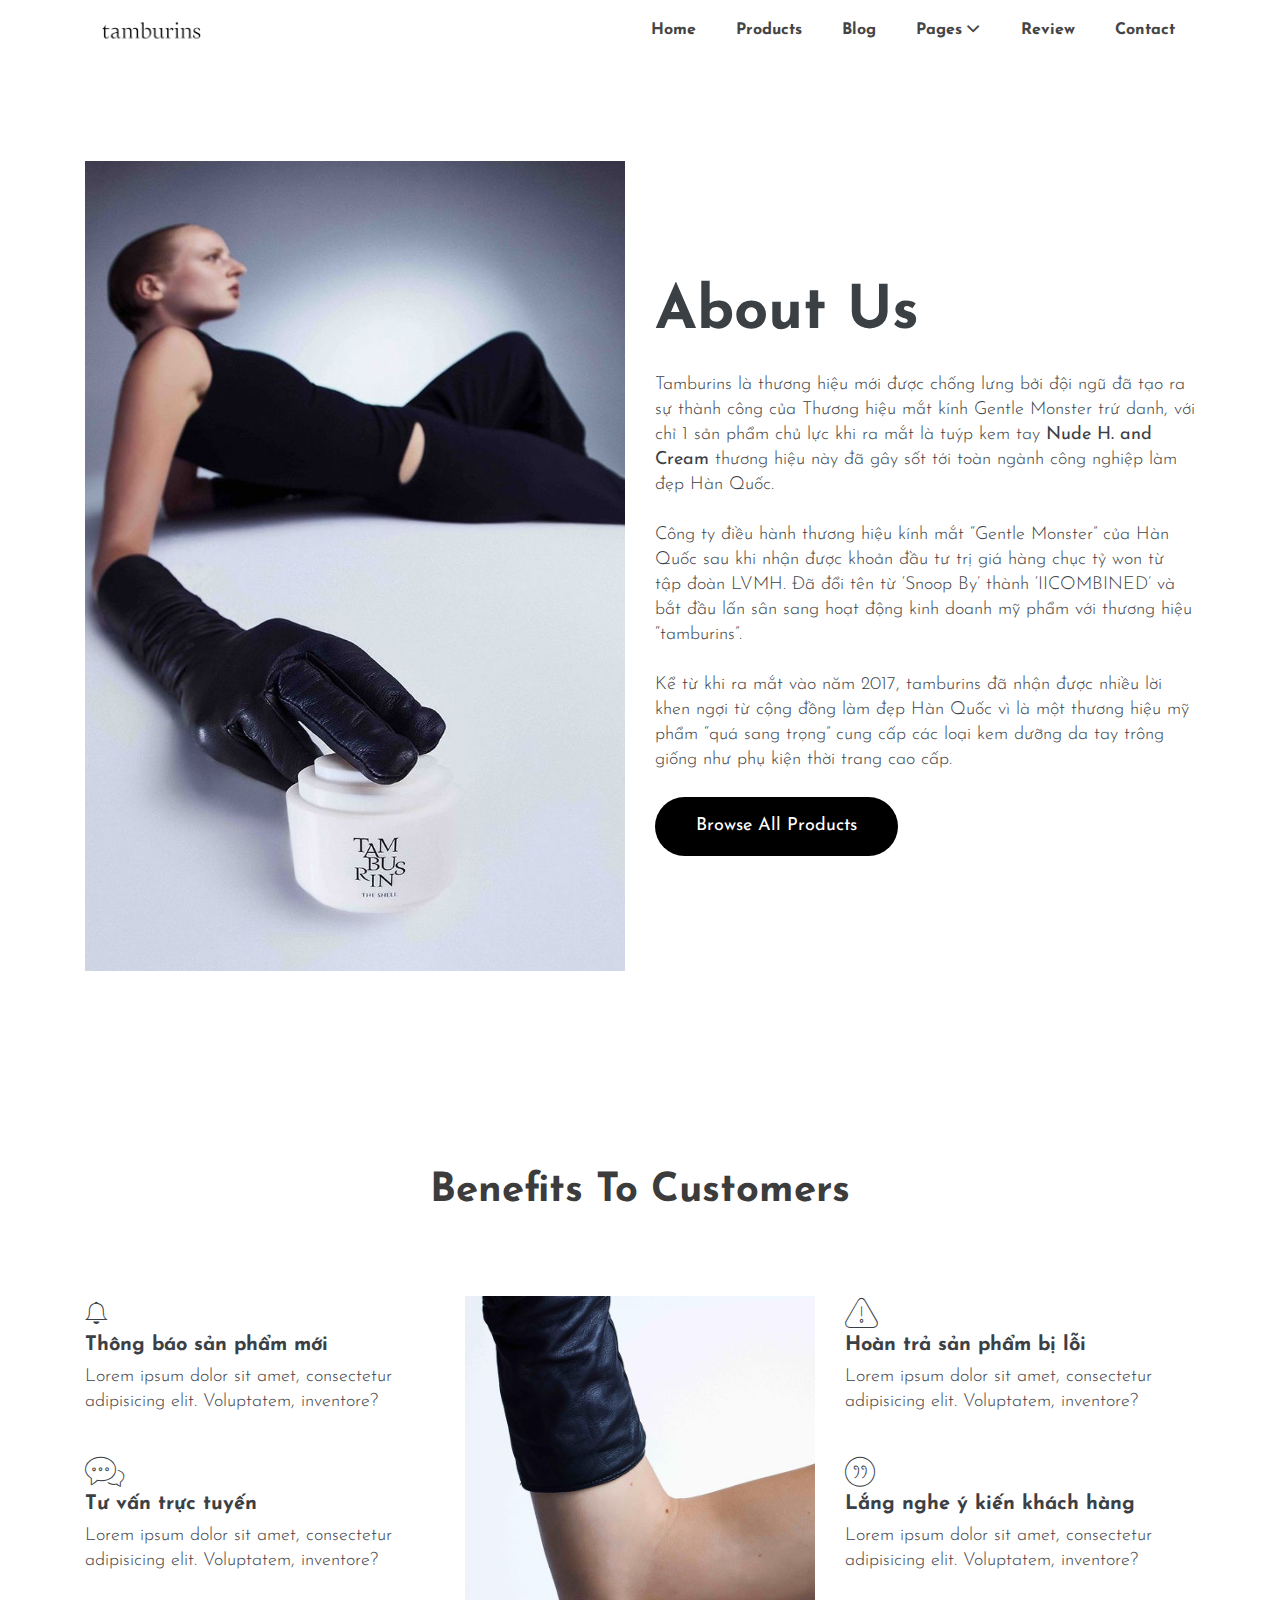
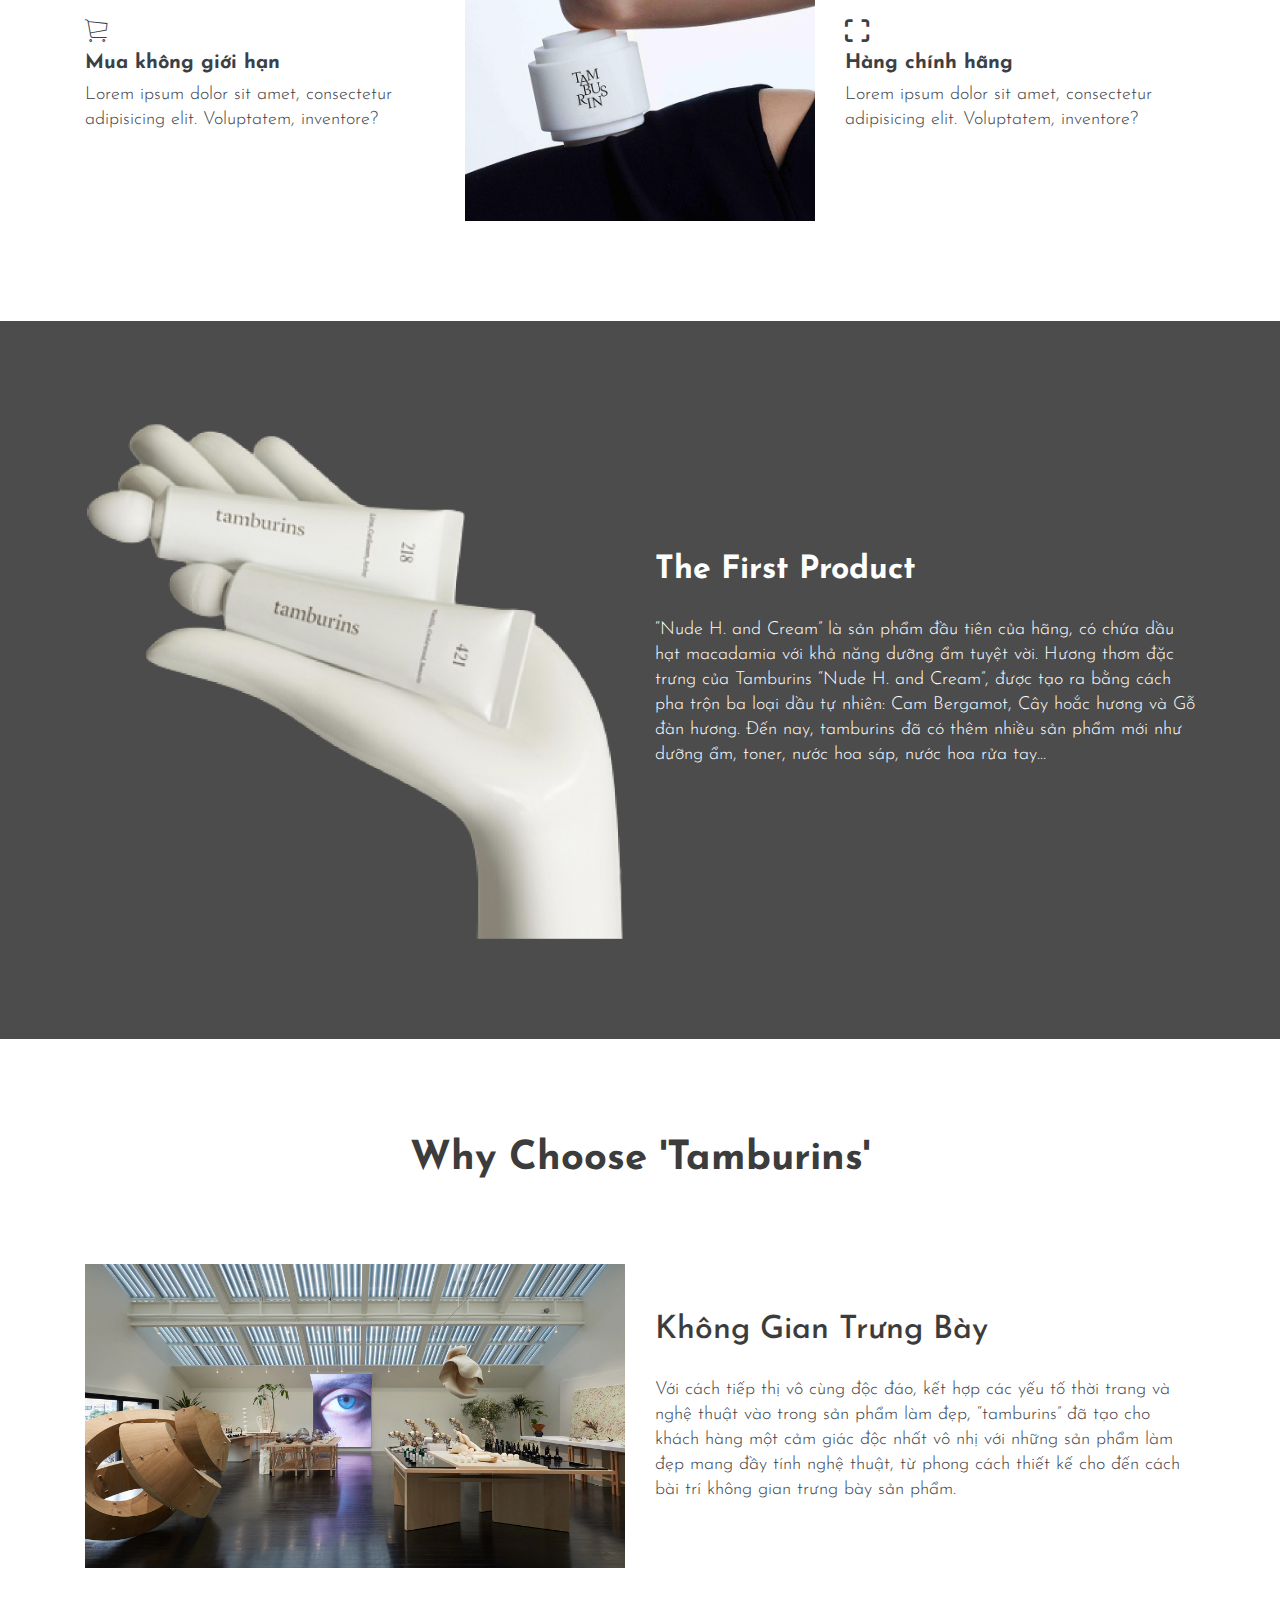
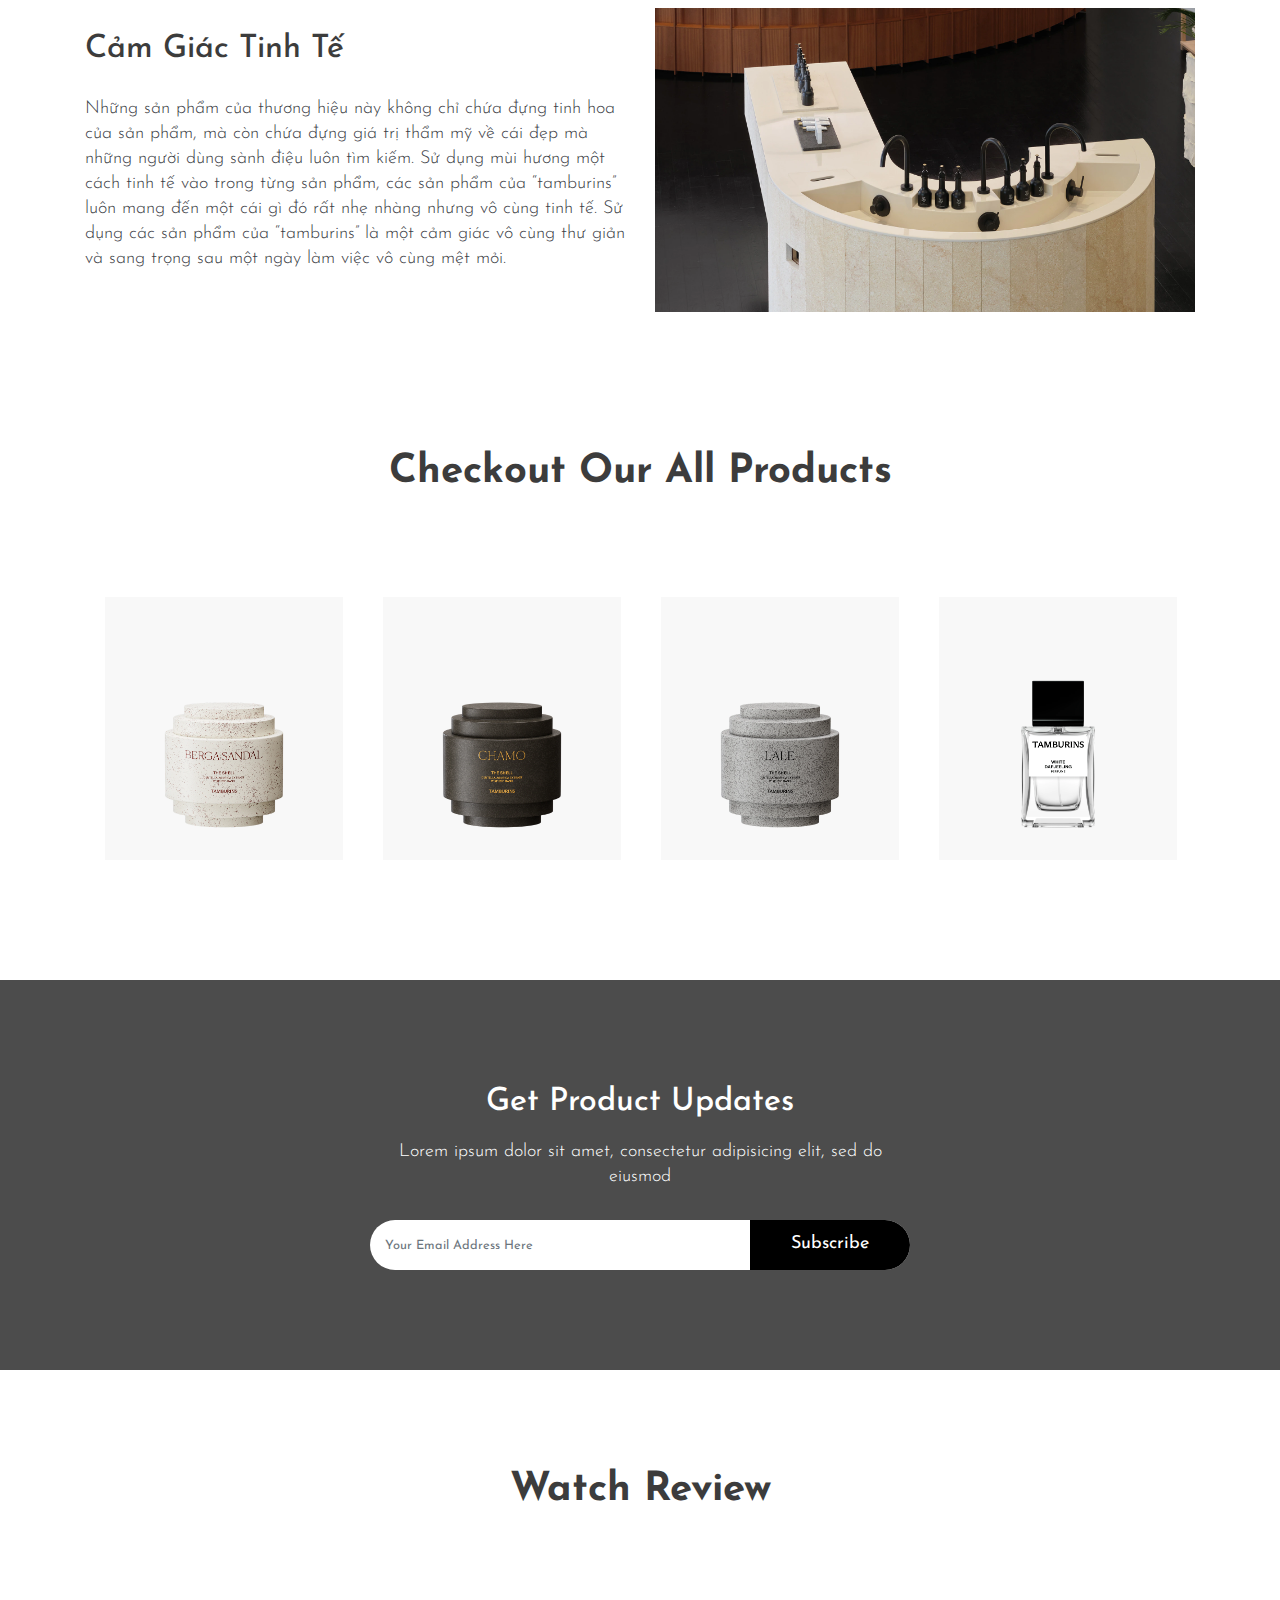
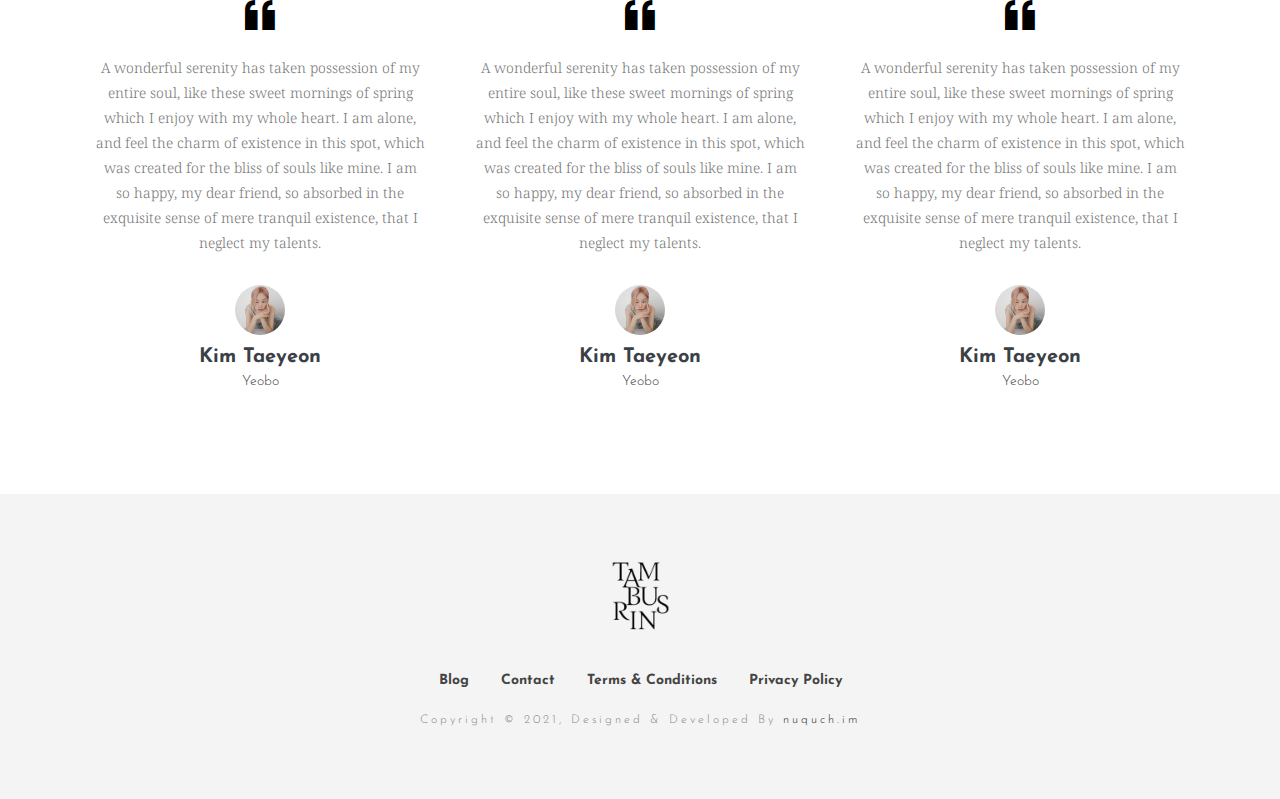
<file: theme/index.html>
<!DOCTYPE html>


<html lang="en">
<head>

  <!-- ** Basic Page Needs ** -->
  <meta charset="utf-8">
  <title>tamburins - Hương thơm gần gũi và sang trọng.</title>

  <!-- ** Mobile Specific Metas ** -->
  <meta http-equiv="X-UA-Compatible" content="IE=edge">
  <meta name="description" content="Vex HTML Template">
  <meta name="viewport" content="width=device-width, initial-scale=1.0, maximum-scale=5.0">
  <meta name="author" content="Themefisher">
  <meta name="generator" content="Themefisher Vex HTML Template v1.0">
  
  <!-- theme meta -->
  <meta name="theme-name" content="vex" />
  
  <!-- ** Plugins Needed for the Project ** -->
  <link rel="stylesheet" href="https://fonts.googleapis.com/css?family=Droid&#43;Serif:400%7cJosefin&#43;Sans:300,400,600,700 ">
  <link rel="stylesheet" href="plugins/bootstrap/bootstrap.min.css ">
  <link rel="stylesheet" href="plugins/themefisher-font/themefisher-font.min.css ">
  <link rel="stylesheet" href="plugins/slick/slick.min.css ">
  
  <!-- Stylesheets -->
  <link href="css/style.css" rel="stylesheet">
  
  <!--Favicon-->
  <link rel="icon" href="images/favicon.png" type="image/x-icon">

</head><body id="body">
  
<!-- preloader start -->
<div class="preloader"></div>
<!-- preloader end -->

  
<header class="navigation sticky-top bg-white">
  <div class="container">
    <nav class="navbar navbar-expand-lg navbar-light">
      <a class="navbar-brand" href="index.html"> <img src="images/logo.png" alt="Vex" width="100px">
      </a>
      <button class="navbar-toggler p-0 border-0" type="button" data-toggle="collapse" data-target="#navigation"
        aria-controls="navigation" aria-expanded="false" aria-label="Toggle navigation">
        <span class="navbar-toggler-icon"></span>
      </button>

      <div class="collapse navbar-collapse text-center" id="navigation">
        <ul class="navbar-nav ml-auto mr-n0 mr-md-n3">

          <li class="nav-item">
            <a class="nav-link" href="index.html">Home</a>
          </li>

          <li class="nav-item">
            <a class="nav-link" href="products.html">Products</a>
          </li>

          <li class="nav-item">
            <a class="nav-link" href="blog.html">Blog</a>
          </li>

          <li class="nav-item dropdown">
            <a class="nav-link dropdown-toggle" href="#!" id="dropdown03" data-toggle="dropdown" aria-haspopup="true" aria-expanded="false">Pages <i class="tf-ion-chevron-down"></i></a>
            <ul class="dropdown-menu" aria-labelledby="dropdown03">
              <li><a class="dropdown-item" href="blog-details.html">Blog Details</a></li>
              <li><a class="dropdown-item" href="product-details.html">Product Details</a></li>
              <li><a class="dropdown-item" href="privacy-policy.html">Privacy Policy</a></li>
              <li><a class="dropdown-item" href="terms-conditions.html">Terms Conditions</a></li>
              
              <li class="dropdown dropdown-submenu dropright">
                <a class="dropdown-item dropdown-toggle" href="#!" id="dropdown0301" role="button" data-toggle="dropdown" aria-haspopup="true" aria-expanded="false">Sub Menu 01</a>
      
                <ul class="dropdown-menu" aria-labelledby="dropdown0301">
                  <li><a class="dropdown-item" href="index.html">Submenu 11</a></li>
                  <li><a class="dropdown-item" href="index.html">Submenu 12</a></li>
                </ul>
              </li>
              
              <li class="dropdown dropdown-submenu dropleft">
                <a class="dropdown-item dropdown-toggle" href="#!" id="dropdown0301" role="button" data-toggle="dropdown" aria-haspopup="true" aria-expanded="false">Sub Menu 02</a>
      
                <ul class="dropdown-menu" aria-labelledby="dropdown0301">
                  <li><a class="dropdown-item" href="index.html">Submenu 21</a></li>
                  <li><a class="dropdown-item" href="index.html">Submenu 22</a></li>
                </ul>
              </li>
            </ul>
          </li>

          <li class="nav-item">
            <a class="nav-link" href="index.html#testimonial">Review</a>
          </li>

          <li class="nav-item">
            <a class="nav-link" href="contact.html">Contact</a>
          </li>

        </ul>

      </div>
    </nav>
  </div>
</header>

<section class="section">
	<div class="container">
		<div class="row">
			<div class="col-md-6 text-center mb-5 mb-md-0">
				<img class="img-fluid" src="images/index.jpg" alt="">
			</div>
			<div class="col-md-6 align-self-center text-center text-md-left">
				<div class="block">
					<h1 class="font-weight-bold mb-4 font-size-60">About Us</h1>
					<p class="mb-4">Tamburins là thương hiệu mới được chống lưng bởi đội ngũ đã tạo ra sự thành công của Thương hiệu mắt kính Gentle Monster trứ danh, với chỉ 1 sản phẩm chủ lực khi ra mắt là tuýp kem tay <b>Nude H. and Cream</b> thương hiệu này đã gây sốt tới toàn ngành công nghiệp làm đẹp Hàn Quốc. <br><br>Công ty điều hành thương hiệu kính mắt “Gentle Monster” của Hàn Quốc sau khi nhận được khoản đầu tư trị giá hàng chục tỷ won từ tập đoàn LVMH. Đã đổi tên từ ‘Snoop By’ thành ‘IICOMBINED’ và bắt đầu lấn sân sang hoạt động kinh doanh mỹ phẩm với thương hiệu “tamburins”.<br><br>
					Kể từ khi ra mắt vào năm 2017, tamburins đã nhận được nhiều lời khen ngợi từ cộng đồng làm đẹp Hàn Quốc vì là một thương hiệu mỹ phẩm “quá sang trọng” cung cấp các loại kem dưỡng da tay trông giống như phụ kiện thời trang cao cấp.
					</p>
					
					<a href="products" class="btn btn-main">Browse All Products</a>
					
				</div>
			</div>
		</div>
	</div>
</section>

<section class="section" id="features">
  <div class="container">
    <div class="row">
      <div class="col-12">
        <div class="heading">
          <h2>Benefits to customers</h2>
        </div>
      </div>
      <div class="col-md-4">
        
        <div class="mb-40 text-center text-md-left">
          <i class="d-inlin-block h2 mb-10 tf-ion-ios-bell-outline"></i>
          <h4 class="font-weight-bold mb-2">Thông báo sản phẩm mới</h4>
          <p>Lorem ipsum dolor sit amet, consectetur adipisicing elit. Voluptatem, inventore?</p>
        </div>
        
        <div class="mb-40 text-center text-md-left">
          <i class="d-inlin-block h2 mb-10 tf-chat"></i>
          <h4 class="font-weight-bold mb-2">Tư vấn trực tuyến</h4>
          <p>Lorem ipsum dolor sit amet, consectetur adipisicing elit. Voluptatem, inventore?</p>
        </div>
        
        <div class="mb-40 text-center text-md-left">
          <i class="d-inlin-block h2 mb-10 tf-ion-ios-cart-outline"></i>
          <h4 class="font-weight-bold mb-2">Mua không giới hạn</h4>
          <p>Lorem ipsum dolor sit amet, consectetur adipisicing elit. Voluptatem, inventore?</p>
        </div>
        
      </div>
      <div class="col-md-4 text-center align-self-center mb-4 mb-md-0">
        <img class="img-fluid" src="images/index2.jpg" alt="">
      </div>
      <div class="col-md-4">
          
        <div class="mb-40 text-center text-md-left">
          <i class="d-inlin-block h2 mb-10 tf-caution"></i>
          <h4 class="font-weight-bold mb-2">Hoàn trả sản phẩm bị lỗi </h4>
          <p>Lorem ipsum dolor sit amet, consectetur adipisicing elit. Voluptatem, inventore?</p>
        </div>
        
        <div class="mb-40 text-center text-md-left">
          <i class="d-inlin-block h2 mb-10 tf-quote"></i>
          <h4 class="font-weight-bold mb-2">Lắng nghe ý kiến khách hàng</h4>
          <p>Lorem ipsum dolor sit amet, consectetur adipisicing elit. Voluptatem, inventore?</p>
        </div>
        
        <div class="mb-40 text-center text-md-left">
          <i class="d-inlin-block h2 mb-10 tf-ion-qr-scanner"></i>
          <h4 class="font-weight-bold mb-2">Hàng chính hãng</h4>
          <p>Lorem ipsum dolor sit amet, consectetur adipisicing elit. Voluptatem, inventore?</p>
        </div>
        
      </div>
    </div>
  </div>
</section>

<section class="call-to-action section bg-opacity" style="background-image: url('images/call-to-action.webp');">
  <div class="container">
    <div class="row">
      <div class="col-md-6 text-center mb-5 mb-lg-0">
        <img class="img-fluid" src="images/spdau-02.png" alt="">
      </div>
      <div class="col-md-6 align-self-center text-center text-md-left">
        <div class="content">
          <h2 class="subheading text-white font-weight-bold mb-10">The First Product</h2>
          <p class="text-white">“Nude H. and Cream” là sản phẩm đầu tiên của hãng, có chứa dầu hạt macadamia với khả năng dưỡng ẩm tuyệt vời. Hương thơm đặc trưng của Tamburins “Nude H. and Cream”, được tạo ra bằng cách pha trộn ba loại dầu tự nhiên: Cam Bergamot, Cây hoắc hương và Gỗ đàn hương. Đến nay, tamburins đã có thêm nhiều sản phẩm mới như dưỡng ẩm, toner, nước hoa sáp, nước hoa rửa tay… <br><br></p>
        </div>
      </div>
    </div>
  </div>
</section>

<section class="feature-list section">
  <div class="container">
    <div class="row">
      <div class="col-md-12">
        <div class="heading">
          <h2>Why Choose 'tamburins'</h2>
        </div>
      </div>
    </div>
    
    <div class="row mb-40">
      <div class="col-md-6 text-center mb-5 mb-lg-0">
        <img class="img-fluid" src="images/Dosan2.webp" alt="">
      </div>
      <div class="col-md-6 align-self-center text-center text-md-left">
        <div class="content">
          <h4 class="subheading">không gian trưng bày</h4>
          <p>Với cách tiếp thị vô cùng độc đáo, kết hợp các yếu tố thời trang và nghệ thuật vào trong sản phẩm làm đẹp, “tamburins” đã tạo cho khách hàng một cảm giác độc nhất vô nhị với những sản phẩm làm đẹp mang đầy tính nghệ thuật, từ phong cách thiết kế cho đến cách bài trí không gian trưng bày sản phẩm.</p>
          
        </div>
      </div>
    </div>
    
    <div class="row mb-40">
      <div class="col-md-6 order-md-1 order-2 align-self-center text-center text-md-left">
        <div class="content">
          <h4 class="subheading">cảm giác tinh tế</h4>
          <p>Những sản phẩm của thương hiệu này không chỉ chứa đựng tinh hoa của sản phẩm, mà còn chứa đựng giá trị thẩm mỹ về cái đẹp mà những người dùng sành điệu luôn tìm kiếm. Sử dụng mùi hương một cách tinh tế vào trong từng sản phẩm, các sản phẩm của “tamburins” luôn mang đến một cái gì đó rất nhẹ nhàng nhưng vô cùng tinh tế. Sử dụng các sản phẩm của “tamburins” là một cảm giác vô cùng thư giản và sang trọng sau một ngày làm việc vô cùng mệt mỏi.</p>
          
        </div>
      </div>
      <div class="col-md-6 order-md-2 order-1 text-center mb-5 mb-lg-0">
        <img class="img-fluid" src="images/Sinsa3.webp" alt="">
      </div>
    </div>
    
    
  </div>
</section>

<section class="gallery" id="products">
  <div class="container">
    <div class="row">
      <div class="col-md-12">
        <div class="heading">
          <h2>Checkout Our All Products</h2>
        </div>

        <div class="product-slider">
          
          <div class="block">
            <div class="gallery-overlay">
              <a href="products/product-1/" class="gallery-popup">
                <i class="tf-ion-plus-round"></i>
              </a>
            </div>
            <img class="img-fluid" src="images/products/1 (1).webp" alt="">
          </div>
          
          <div class="block">
            <div class="gallery-overlay">
              <a href="products/product-2/" class="gallery-popup">
                <i class="tf-ion-plus-round"></i>
              </a>
            </div>
            <img class="img-fluid" src="images/products/1 (2).webp" alt="">
          </div>
          
          <div class="block">
            <div class="gallery-overlay">
              <a href="products/product-4/" class="gallery-popup">
                <i class="tf-ion-plus-round"></i>
              </a>
            </div>
            <img class="img-fluid" src="images/products/1 (3).webp" alt="">
          </div>
          
          <div class="block">
            <div class="gallery-overlay">
              <a href="products/product-7/" class="gallery-popup">
                <i class="tf-ion-plus-round"></i>
              </a>
            </div>
            <img class="img-fluid" src="images/products/1 (4).webp" alt="">
          </div>
          
          <div class="block">
            <div class="gallery-overlay">
              <a href="products/product-8/" class="gallery-popup">
                <i class="tf-ion-plus-round"></i>
              </a>
            </div>
            <img class="img-fluid" src="images/products/1 (5).webp" alt="">
          </div>
          
          <div class="block">
            <div class="gallery-overlay">
              <a href="products/product-6/" class="gallery-popup">
                <i class="tf-ion-plus-round"></i>
              </a>
            </div>
            <img class="img-fluid" src="images/products/1 (6).webp" alt="">
          </div>
          
          <div class="block">
            <div class="gallery-overlay">
              <a href="products/product-5/" class="gallery-popup">
                <i class="tf-ion-plus-round"></i>
              </a>
            </div>
            <img class="img-fluid" src="images/products/1 (7).webp" alt="">
          </div>
          
          <div class="block">
            <div class="gallery-overlay">
              <a href="products/product-3/" class="gallery-popup">
                <i class="tf-ion-plus-round"></i>
              </a>
            </div>
            <img class="img-fluid" src="images/products/1 (8).webp" alt="">
          </div>
          
        </div>
      </div>
    </div>
  </div>
</section>

<section class="call-to-action section bg-opacity" style="background-image: url('images/index3.webp');">
  <div class="container">
    <div class="row">
      <div class="col-lg-6 col-md-8 text-center mx-auto">
        <h2 class="subheading text-white">Get Product Updates</h2>
        <p class="text-white">Lorem ipsum dolor sit amet, consectetur adipisicing elit, sed do eiusmod</p>
        <div class="input-group">
          <form action="" method="post" class="w-100" name="mc-embedded-subscribe-form" target="_blank">
            <input type="email" id="email" class="form-control" name="email" placeholder="Your Email Address Here"
              required>
            <button class="btn btn-main btn-submit" type="submit" name="subscribe">Subscribe</button>
            <div style="position: absolute; left: -5000px;" aria-hidden="true">
              <input type="text" name="" tabindex="-1">
            </div>
          </form>
        </div>
      </div>
    </div>
  </div>
</section>

<section class="testimonials section" id="testimonial">
  <div class="container">
    
    <div class="row justify-content-center">
      <div class="col-12">
        <div class="heading">
          <h2>Watch Review</h2>
        </div>
      </div>
      
      <div class="col-lg-4 col-sm-6 mb-5 mb-lg-0 text-center">
        <div class="testimonial-block">
          <i class="tf-ion-quote"></i>
          <p>A wonderful serenity has taken possession of my entire soul, like these sweet mornings of spring which I enjoy with my whole heart. I am alone, and feel the charm of existence in this spot, which was created for the bliss of souls like mine. I am so happy, my dear friend, so absorbed in the exquisite sense of mere tranquil existence, that I neglect my talents.</p>
          <div class="author-details">
            <img src="images/avater.png" alt="">
            <h4>Kim Taeyeon</h4>
            <span>Yeobo</span>
          </div>
        </div>
      </div>
      
      <div class="col-lg-4 col-sm-6 mb-5 mb-lg-0 text-center">
        <div class="testimonial-block">
          <i class="tf-ion-quote"></i>
          <p>A wonderful serenity has taken possession of my entire soul, like these sweet mornings of spring which I enjoy with my whole heart. I am alone, and feel the charm of existence in this spot, which was created for the bliss of souls like mine. I am so happy, my dear friend, so absorbed in the exquisite sense of mere tranquil existence, that I neglect my talents.</p>
          <div class="author-details">
            <img src="images/avater.png" alt="">
            <h4>Kim Taeyeon</h4>
            <span>Yeobo</span>
          </div>
        </div>
      </div>
      
      <div class="col-lg-4 col-sm-6 mb-5 mb-lg-0 text-center">
        <div class="testimonial-block">
          <i class="tf-ion-quote"></i>
          <p>A wonderful serenity has taken possession of my entire soul, like these sweet mornings of spring which I enjoy with my whole heart. I am alone, and feel the charm of existence in this spot, which was created for the bliss of souls like mine. I am so happy, my dear friend, so absorbed in the exquisite sense of mere tranquil existence, that I neglect my talents.</p>
          <div class="author-details">
            <img src="images/avater.png" alt="">
            <h4>Kim Taeyeon</h4>
            <span>Yeobo</span>
          </div>
        </div>
      </div>
      
    </div>
    
  </div>
</section>

<script src="plugins/jquery/jquery.js"></script>

<script src="plugins/bootstrap/bootstrap.min.js"></script>

<script src="plugins/slick/slick.min.js"></script>

<script src="js/script.js"></script>
</body>
</html>
<footer>
  <div class="container text-center">
    <div class="row">
      <div class="col-md-12">
        <div class="block">
          <a href="index.html" class="mb-4 d-inline-block"> <img src="images/favicon.png" alt="Vex" width="100px"> </a>
          <ul class="list-inline footer-menu">
            
            <li class="list-inline-item">
              <a href="blog.html">Blog</a>
            </li>
            
            <li class="list-inline-item">
              <a href="contact.html">Contact</a>
            </li>
            
            <li class="list-inline-item">
              <a href="terms-conditions.html">Terms &amp; Conditions</a>
            </li>
            
            <li class="list-inline-item">
              <a href="privacy-policy.html">Privacy Policy</a>
            </li>
            
          </ul>
          <p class="copyright-text">Copyright &copy; 2021, Designed &amp; Developed By <a href="#">nuquch.im</a></p>
			<p></p>
        </div>
      </div>
    </div>
  </div>
</footer>
</file>
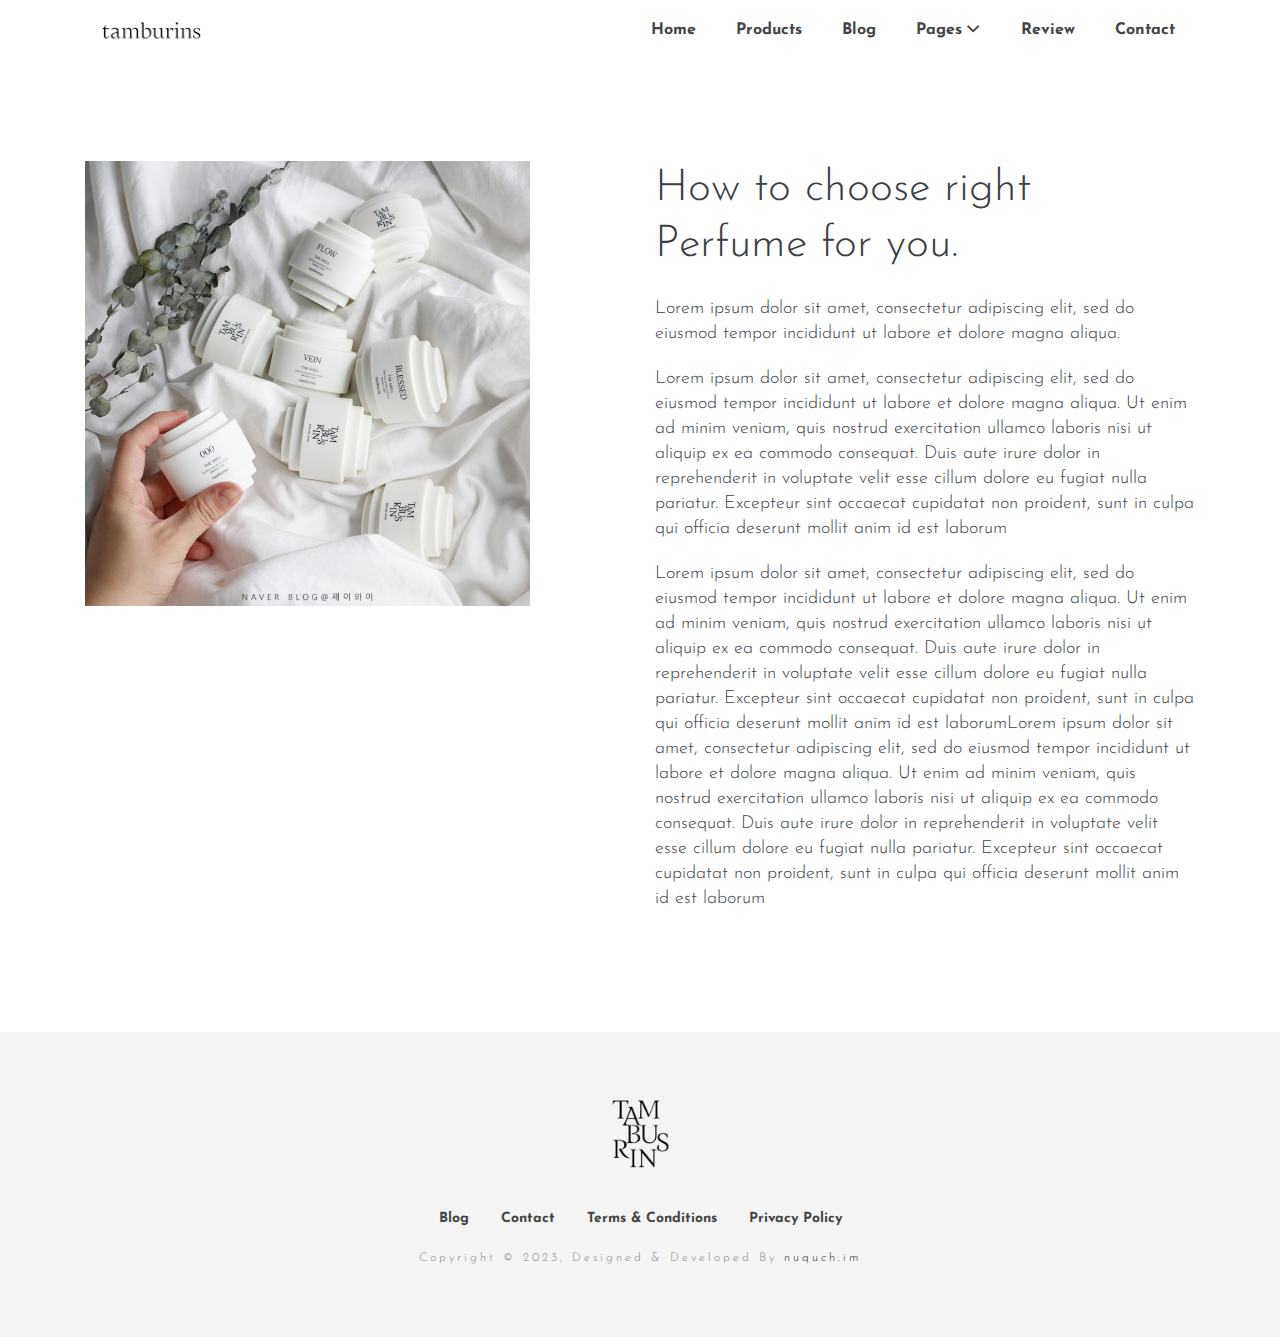
<file: theme/blog-details.html>
<!DOCTYPE html>


<html lang="en">
<head>

  <!-- ** Basic Page Needs ** -->
  <meta charset="utf-8">
  <title>tamburins - Hương thơm gần gũi và sang trọng.</title>

  
  <link rel="stylesheet" href="https://fonts.googleapis.com/css?family=Droid&#43;Serif:400%7cJosefin&#43;Sans:300,400,600,700 ">
  <link rel="stylesheet" href="plugins/bootstrap/bootstrap.min.css ">
  <link rel="stylesheet" href="plugins/themefisher-font/themefisher-font.min.css ">
  <link rel="stylesheet" href="plugins/slick/slick.min.css ">
  
  <!-- Stylesheets -->
  <link href="css/style.css" rel="stylesheet">
  
  <!--Favicon-->
  <link rel="icon" href="images/favicon.png" type="image/x-icon">

</head><body id="body">
  
<!-- preloader start -->
<div class="preloader"></div>
<!-- preloader end -->

  
<header class="navigation sticky-top bg-white">
  <div class="container">
    <nav class="navbar navbar-expand-lg navbar-light">
      <a class="navbar-brand" href="index.html"> <img src="images/logo.png" alt="Logo" width="100px">
      </a>
      <button class="navbar-toggler p-0 border-0" type="button" data-toggle="collapse" data-target="#navigation"
        aria-controls="navigation" aria-expanded="false" aria-label="Toggle navigation">
        <span class="navbar-toggler-icon"></span>
      </button>

      <div class="collapse navbar-collapse text-center" id="navigation">
        <ul class="navbar-nav ml-auto mr-n0 mr-md-n3">

          <li class="nav-item">
            <a class="nav-link" href="index.html">Home</a>
          </li>

          <li class="nav-item">
            <a class="nav-link" href="products.html">Products</a>
          </li>

          <li class="nav-item">
            <a class="nav-link" href="blog.html">Blog</a>
          </li>

          <li class="nav-item dropdown">
            <a class="nav-link dropdown-toggle" href="#!" id="dropdown03" data-toggle="dropdown" aria-haspopup="true" aria-expanded="false">Pages <i class="tf-ion-chevron-down"></i></a>
            <ul class="dropdown-menu" aria-labelledby="dropdown03">
              <li><a class="dropdown-item" href="blog-details.html">Blog Details</a></li>
              <li><a class="dropdown-item" href="product-details.html">Product Details</a></li>
              <li><a class="dropdown-item" href="privacy-policy.html">Privacy Policy</a></li>
              <li><a class="dropdown-item" href="terms-conditions.html">Terms Conditions</a></li>
              
              <li class="dropdown dropdown-submenu dropright">
                <a class="dropdown-item dropdown-toggle" href="#!" id="dropdown0301" role="button" data-toggle="dropdown" aria-haspopup="true" aria-expanded="false">Sub Menu 01</a>
      
                <ul class="dropdown-menu" aria-labelledby="dropdown0301">
                  <li><a class="dropdown-item" href="index.html">Submenu 11</a></li>
                  <li><a class="dropdown-item" href="index.html">Submenu 12</a></li>
                </ul>
              </li>
              
              <li class="dropdown dropdown-submenu dropleft">
                <a class="dropdown-item dropdown-toggle" href="#!" id="dropdown0301" role="button" data-toggle="dropdown" aria-haspopup="true" aria-expanded="false">Sub Menu 02</a>
      
                <ul class="dropdown-menu" aria-labelledby="dropdown0301">
                  <li><a class="dropdown-item" href="index.html">Submenu 21</a></li>
                  <li><a class="dropdown-item" href="index.html">Submenu 22</a></li>
                </ul>
              </li>
            </ul>
          </li>

          <li class="nav-item">
            <a class="nav-link" href="index.html#testimonial">Review</a>
          </li>

          <li class="nav-item">
            <a class="nav-link" href="contact.html">Contact</a>
          </li>

        </ul>

      </div>
    </nav>
  </div>
</header>

<section class="section">
  <div class="container">
    <div class="row">
      <div class="col-md-5 mb-4 mb-md-0">
        <div class="sticky-image">
          <img class="img-fluid w-100" src="images/showcase/showcase-1.jpg" alt="">
        </div>
      </div>
      <div class="col-lg-6 col-md-7 offset-lg-1">
        <h1 class="mb-4">How to choose right Perfume for you.</h1>
        <div class="content">
          <p>Lorem ipsum dolor sit amet, consectetur adipiscing elit, sed do eiusmod tempor incididunt ut labore et dolore magna aliqua.</p>
          <p>Lorem ipsum dolor sit amet, consectetur adipiscing elit, sed do eiusmod tempor incididunt ut labore et dolore magna aliqua. Ut enim ad minim veniam, quis nostrud exercitation ullamco laboris nisi ut aliquip ex ea commodo consequat. Duis aute irure dolor in reprehenderit in voluptate velit esse cillum dolore eu fugiat nulla pariatur. Excepteur sint occaecat cupidatat non proident, sunt in culpa qui officia deserunt mollit anim id est laborum</p>
          <p>Lorem ipsum dolor sit amet, consectetur adipiscing elit, sed do eiusmod tempor incididunt ut labore et dolore magna aliqua. Ut enim ad minim veniam, quis nostrud exercitation ullamco laboris nisi ut aliquip ex ea commodo consequat. Duis aute irure dolor in reprehenderit in voluptate velit esse cillum dolore eu fugiat nulla pariatur. Excepteur sint occaecat cupidatat non proident, sunt in culpa qui officia deserunt mollit anim id est laborumLorem ipsum dolor sit amet, consectetur adipiscing elit, sed do eiusmod tempor incididunt ut labore et dolore magna aliqua. Ut enim ad minim veniam, quis nostrud exercitation ullamco laboris nisi ut aliquip ex ea commodo consequat. Duis aute irure dolor in reprehenderit in voluptate velit esse cillum dolore eu fugiat nulla pariatur. Excepteur sint occaecat cupidatat non proident, sunt in culpa qui officia deserunt mollit anim id est laborum</p>
        </div>
      </div>
    </div>
  </div>
</section>

<script src="plugins/jquery/jquery.js"></script>

<script src="plugins/bootstrap/bootstrap.min.js"></script>

<script src="plugins/slick/slick.min.js"></script>

<script src="js/script.js"></script>
</body>
</html>
<footer>
  <div class="container text-center">
    <div class="row">
      <div class="col-md-12">
        <div class="block">
          <a href="index.html" class="mb-4 d-inline-block"> <img src="images/favicon.png" alt="Vex" width="100px"> </a>
          <ul class="list-inline footer-menu">
            
            <li class="list-inline-item">
              <a href="blog.html">Blog</a>
            </li>
            
            <li class="list-inline-item">
              <a href="contact.html">Contact</a>
            </li>
            
            <li class="list-inline-item">
              <a href="terms-conditions.html">Terms &amp; Conditions</a>
            </li>
            
            <li class="list-inline-item">
              <a href="privacy-policy.html">Privacy Policy</a>
            </li>
            
          </ul>
          <p class="copyright-text">Copyright &copy; 2023, Designed &amp; Developed By <a href="#">nuquch.im</a></p>
        </div>
      </div>
    </div>
  </div>
</footer>
</file>
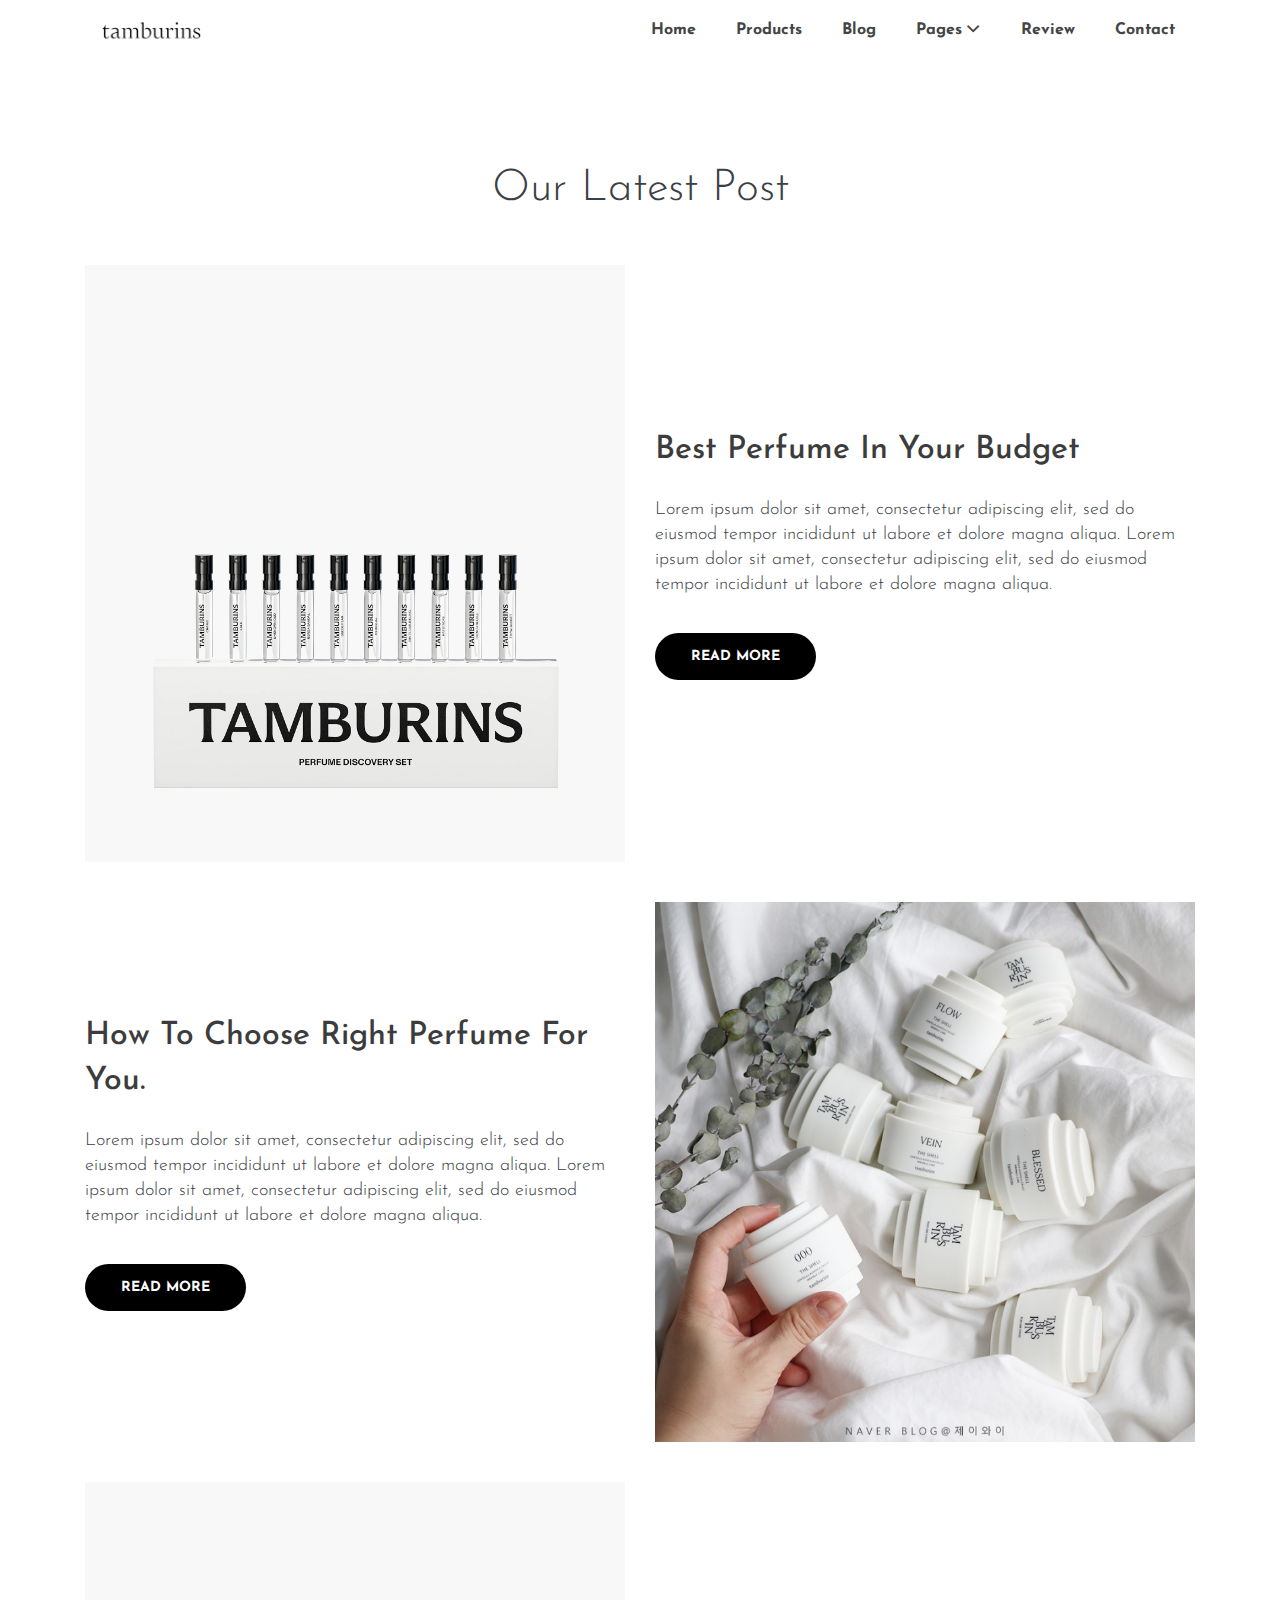
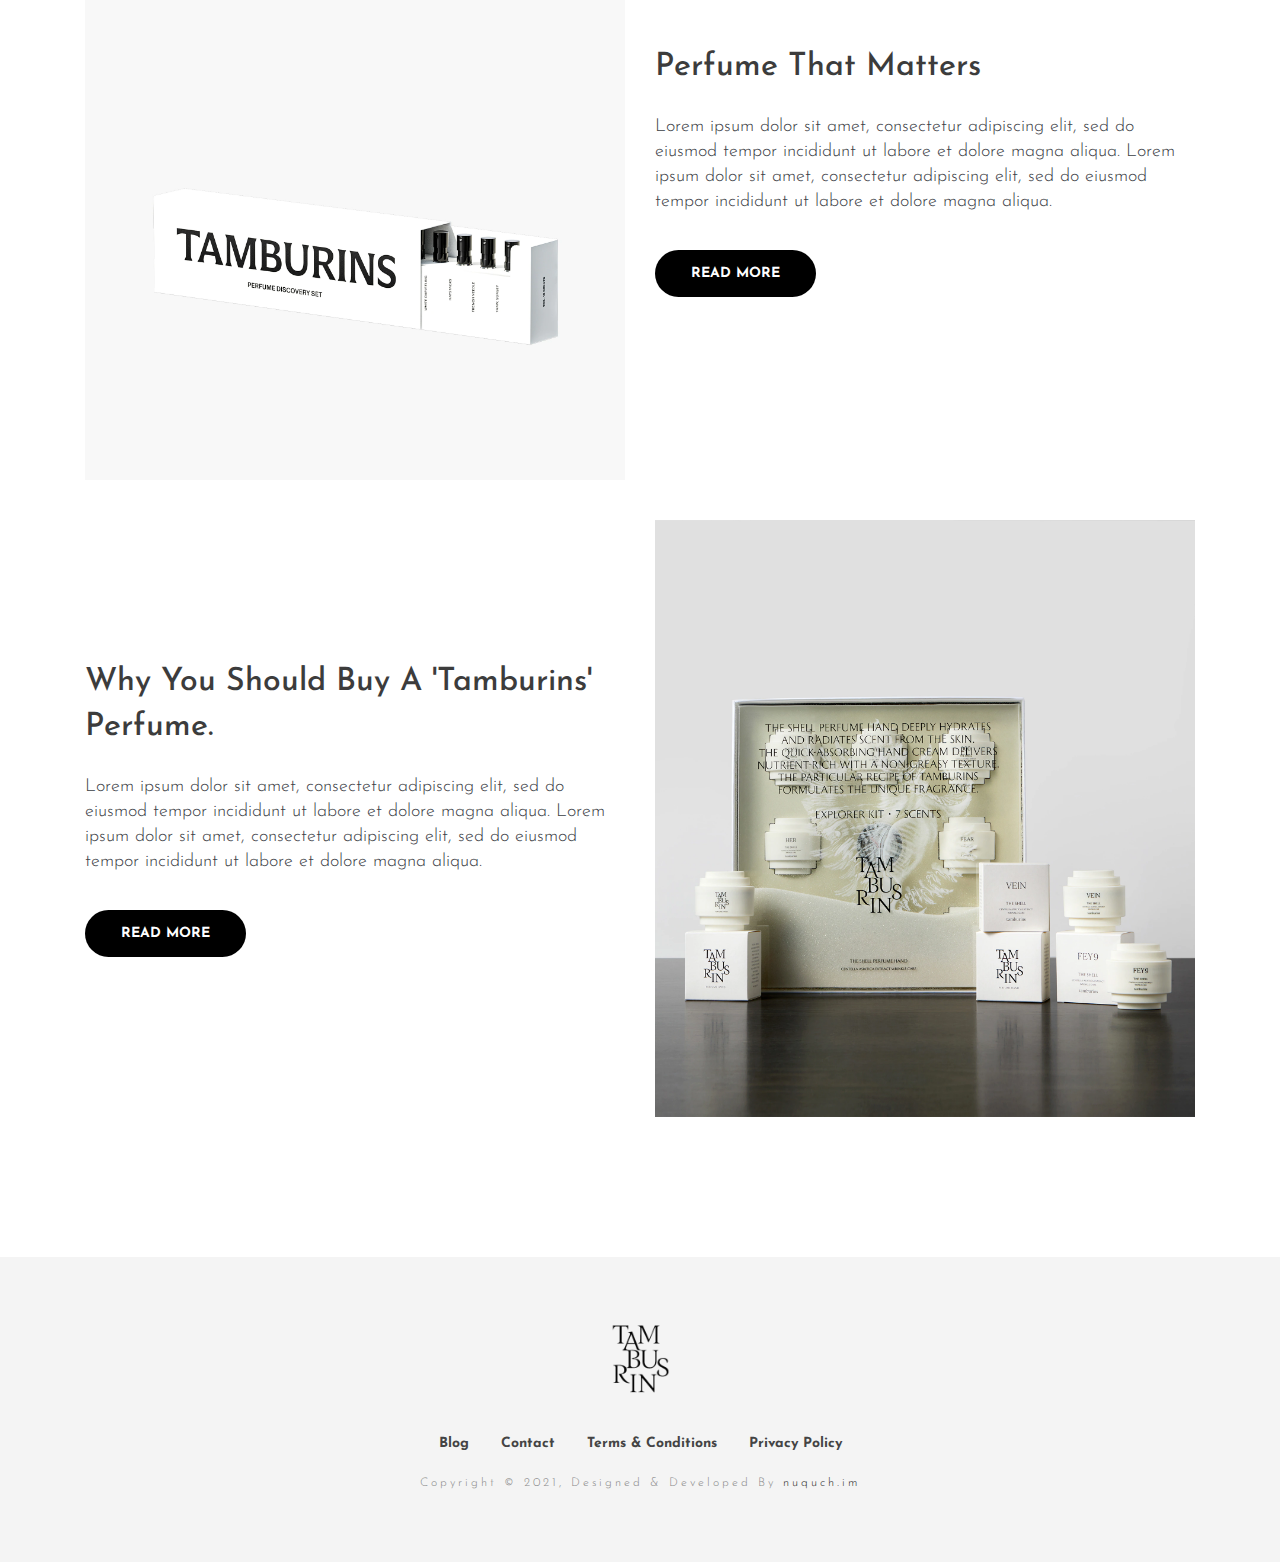
<file: theme/blog.html>
<!DOCTYPE html>


<html lang="en">
<head>

  <!-- ** Basic Page Needs ** -->
  <meta charset="utf-8">
  <title>tamburins - Hương thơm gần gũi và sang trọng.</title>


  <link rel="stylesheet" href="https://fonts.googleapis.com/css?family=Droid&#43;Serif:400%7cJosefin&#43;Sans:300,400,600,700 ">
  <link rel="stylesheet" href="plugins/bootstrap/bootstrap.min.css ">
  <link rel="stylesheet" href="plugins/themefisher-font/themefisher-font.min.css ">
  <link rel="stylesheet" href="plugins/slick/slick.min.css ">
  
  <!-- Stylesheets -->
  <link href="css/style.css" rel="stylesheet">
  
  <!--Favicon-->
  <link rel="icon" href="images/favicon.png" type="image/x-icon">

</head><body id="body">
  
<!-- preloader start -->
<div class="preloader"></div>
<!-- preloader end -->

  
<header class="navigation sticky-top bg-white">
  <div class="container">
    <nav class="navbar navbar-expand-lg navbar-light">
      <a class="navbar-brand" href="index.html"> <img src="images/logo.png" alt="Signal" width="100px">
      </a>
      <button class="navbar-toggler p-0 border-0" type="button" data-toggle="collapse" data-target="#navigation"
        aria-controls="navigation" aria-expanded="false" aria-label="Toggle navigation">
        <span class="navbar-toggler-icon"></span>
      </button>

      <div class="collapse navbar-collapse text-center" id="navigation">
        <ul class="navbar-nav ml-auto mr-n0 mr-md-n3">

          <li class="nav-item">
            <a class="nav-link" href="index.html">Home</a>
          </li>

          <li class="nav-item">
            <a class="nav-link" href="products.html">Products</a>
          </li>

          <li class="nav-item">
            <a class="nav-link" href="blog.html">Blog</a>
          </li>

          <li class="nav-item dropdown">
            <a class="nav-link dropdown-toggle" href="#!" id="dropdown03" data-toggle="dropdown" aria-haspopup="true" aria-expanded="false">Pages <i class="tf-ion-chevron-down"></i></a>
            <ul class="dropdown-menu" aria-labelledby="dropdown03">
              <li><a class="dropdown-item" href="blog-details.html">Blog Details</a></li>
              <li><a class="dropdown-item" href="product-details.html">Product Details</a></li>
              <li><a class="dropdown-item" href="privacy-policy.html">Privacy Policy</a></li>
              <li><a class="dropdown-item" href="terms-conditions.html">Terms Conditions</a></li>
              
              <li class="dropdown dropdown-submenu dropright">
                <a class="dropdown-item dropdown-toggle" href="#!" id="dropdown0301" role="button" data-toggle="dropdown" aria-haspopup="true" aria-expanded="false">Sub Menu 01</a>
      
                <ul class="dropdown-menu" aria-labelledby="dropdown0301">
                  <li><a class="dropdown-item" href="index.html">Submenu 11</a></li>
                  <li><a class="dropdown-item" href="index.html">Submenu 12</a></li>
                </ul>
              </li>
              
              <li class="dropdown dropdown-submenu dropleft">
                <a class="dropdown-item dropdown-toggle" href="#!" id="dropdown0301" role="button" data-toggle="dropdown" aria-haspopup="true" aria-expanded="false">Sub Menu 02</a>
      
                <ul class="dropdown-menu" aria-labelledby="dropdown0301">
                  <li><a class="dropdown-item" href="index.html">Submenu 21</a></li>
                  <li><a class="dropdown-item" href="index.html">Submenu 22</a></li>
                </ul>
              </li>
            </ul>
          </li>

          <li class="nav-item">
            <a class="nav-link" href="index.html#testimonial">Review</a>
          </li>

          <li class="nav-item">
            <a class="nav-link" href="contact.html">Contact</a>
          </li>

        </ul>

      </div>
    </nav>
  </div>
</header>

<section class="feature-list section">
  <div class="container">
    <div class="row">
      <div class="col-12 text-center mb-5">
        <h1>Our Latest Post</h1>
      </div>
    </div>
    
    <div class="row mb-40">
      <div class="col-md-6 text-center mb-5 mb-lg-0">
        <img class="img-fluid" src="images/showcase/showcase-3.webp" alt="">
      </div>
      <div class="col-md-6 align-self-center text-center text-md-left">
        <div class="content">
          <h4 class="subheading"><a class="link-title" href="blog-details.html">Best Perfume In Your Budget</a></h4>
          <p>Lorem ipsum dolor sit amet, consectetur adipiscing elit, sed do eiusmod tempor incididunt ut labore et dolore magna aliqua.
Lorem ipsum dolor sit amet, consectetur adipiscing elit, sed do eiusmod tempor incididunt ut labore et dolore magna aliqua.</p>
          <a href="blog-details.html" class="btn btn-main btn-main-sm">Read More</a>
        </div>
      </div>
    </div>
    
    <div class="row mb-40">
      <div class="col-md-6 order-md-1 order-2 align-self-center text-center text-md-left">
        <div class="content">
          <h4 class="subheading"><a class="link-title" href="blog-details.html">How to choose right Perfume for you.</a></h4>
          <p>Lorem ipsum dolor sit amet, consectetur adipiscing elit, sed do eiusmod tempor incididunt ut labore et dolore magna aliqua.
Lorem ipsum dolor sit amet, consectetur adipiscing elit, sed do eiusmod tempor incididunt ut labore et dolore magna aliqua.</p>
          <a href="blog-details.html" class="btn btn-main btn-main-sm">Read More</a>
        </div>
      </div>
      <div class="col-md-6 order-md-2 order-1 text-center mb-5 mb-lg-0">
        <img class="img-fluid" src="images/showcase/showcase-1.jpg" alt="">
      </div>
    </div>
    
    
    <div class="row mb-40">
      <div class="col-md-6 text-center mb-5 mb-lg-0">
        <img class="img-fluid" src="images/showcase/showcase-4.webp" alt="">
      </div>
      <div class="col-md-6 align-self-center text-center text-md-left">
        <div class="content">
          <h4 class="subheading"><a class="link-title" href="blog-details.html">Perfume That Matters</a></h4>
          <p>Lorem ipsum dolor sit amet, consectetur adipiscing elit, sed do eiusmod tempor incididunt ut labore et dolore magna aliqua.
Lorem ipsum dolor sit amet, consectetur adipiscing elit, sed do eiusmod tempor incididunt ut labore et dolore magna aliqua.</p>
          <a href="blog-details.html" class="btn btn-main btn-main-sm">Read More</a>
        </div>
      </div>
    </div>
    
    <div class="row mb-40">
      <div class="col-md-6 order-md-1 order-2 align-self-center text-center text-md-left">
        <div class="content">
          <h4 class="subheading"><a class="link-title" href="blog-details.html">Why You Should Buy a 'Tamburins' Perfume.</a></h4>
          <p>Lorem ipsum dolor sit amet, consectetur adipiscing elit, sed do eiusmod tempor incididunt ut labore et dolore magna aliqua.
Lorem ipsum dolor sit amet, consectetur adipiscing elit, sed do eiusmod tempor incididunt ut labore et dolore magna aliqua.</p>
          <a href="blog-details.html" class="btn btn-main btn-main-sm">Read More</a>
        </div>
      </div>
      <div class="col-md-6 order-md-2 order-1 text-center mb-5 mb-lg-0">
        <img class="img-fluid" src="images/showcase/showcase-2.webp" alt="">
      </div>
    </div>
    
    
  </div>
</section>

<script src="plugins/jquery/jquery.js"></script>

<script src="plugins/bootstrap/bootstrap.min.js"></script>

<script src="plugins/slick/slick.min.js"></script>

<script src="js/script.js"></script>
</body>
</html>
<footer>
  <div class="container text-center">
    <div class="row">
      <div class="col-md-12">
        <div class="block">
          <a href="index.html" class="mb-4 d-inline-block"> <img src="images/favicon.png" alt="Signal" width="100px"> </a>
          <ul class="list-inline footer-menu">
            
            <li class="list-inline-item">
              <a href="blog.html">Blog</a>
            </li>
            
            <li class="list-inline-item">
              <a href="contact.html">Contact</a>
            </li>
            
            <li class="list-inline-item">
              <a href="terms-conditions.html">Terms &amp; Conditions</a>
            </li>
            
            <li class="list-inline-item">
              <a href="privacy-policy.html">Privacy Policy</a>
            </li>
            
          </ul>
          <p class="copyright-text">Copyright &copy; 2021, Designed &amp; Developed By <a href="#">nuquch.im</a></p>
        </div>
      </div>
    </div>
  </div>
</footer>
</file>
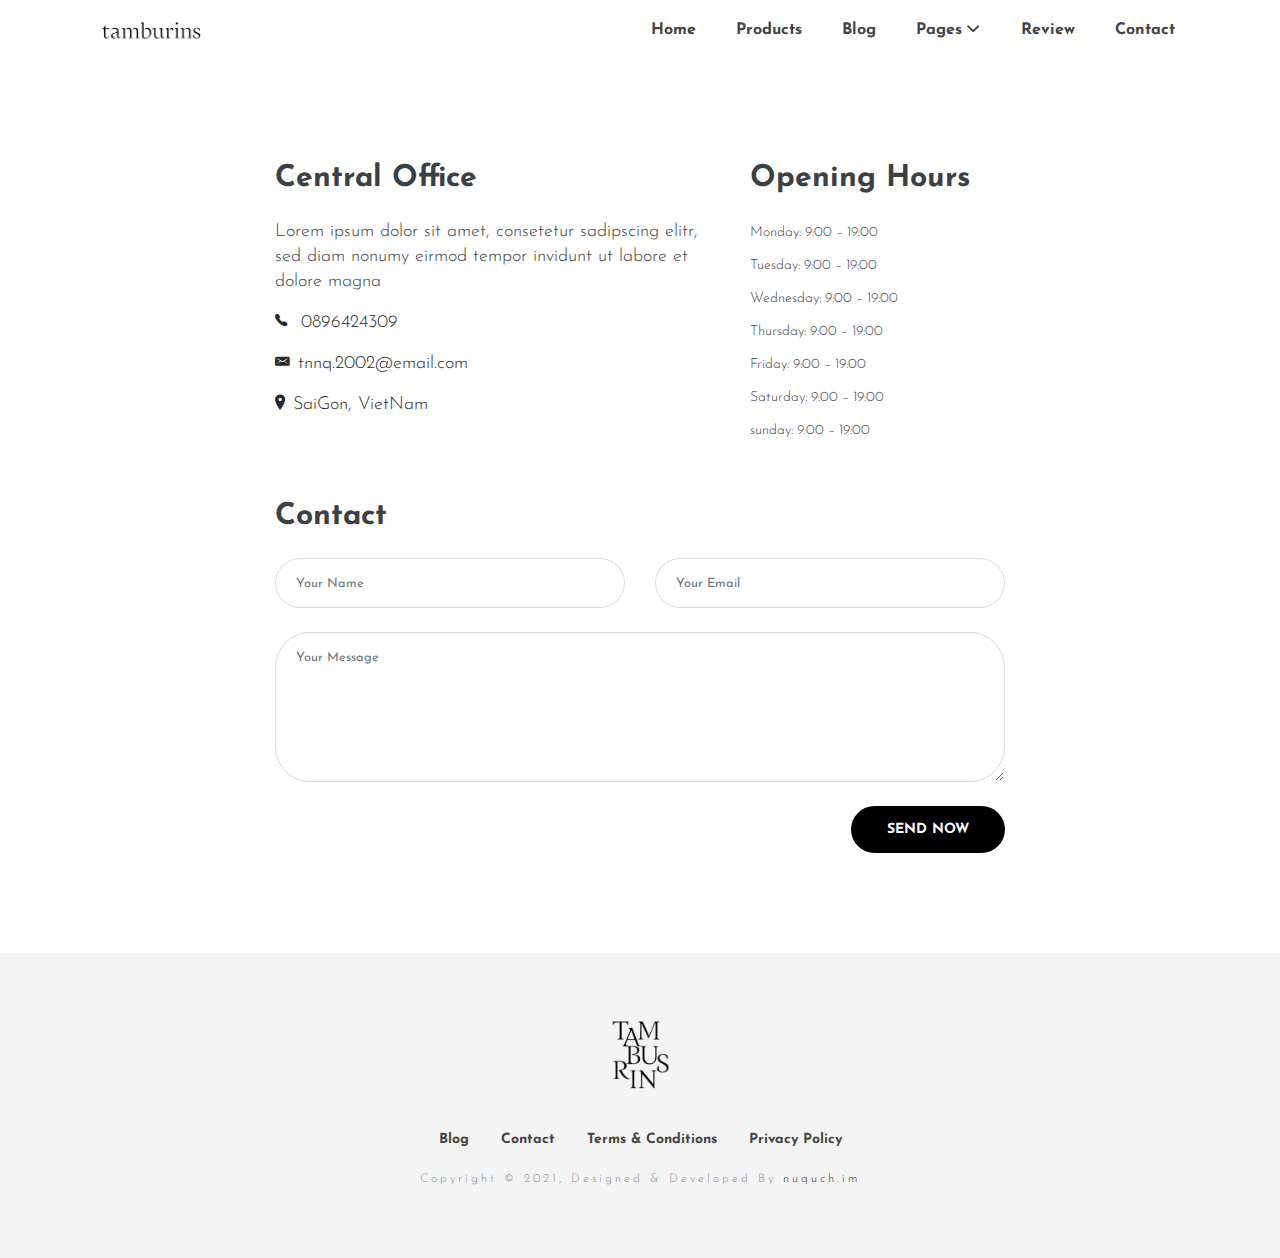
<file: theme/contact.html>
<!DOCTYPE html>

<html lang="en">
<head>

  <!-- ** Basic Page Needs ** -->
  <meta charset="utf-8">
  <title>tamburins - Hương thơm gần gũi và sang trọng.</title>

  <!-- ** Mobile Specific Metas ** -->
  <meta http-equiv="X-UA-Compatible" content="IE=edge">
  <meta name="description" content="Vex HTML Template">
  <meta name="viewport" content="width=device-width, initial-scale=1.0, maximum-scale=5.0">
  <meta name="author" content="Themefisher">
  <meta name="generator" content="Themefisher Vex HTML Template v1.0">
  
  <!-- ** Plugins Needed for the Project ** -->
  <link rel="stylesheet" href="https://fonts.googleapis.com/css?family=Droid&#43;Serif:400%7cJosefin&#43;Sans:300,400,600,700 ">
  <link rel="stylesheet" href="plugins/bootstrap/bootstrap.min.css ">
  <link rel="stylesheet" href="plugins/themefisher-font/themefisher-font.min.css ">
  <link rel="stylesheet" href="plugins/slick/slick.min.css ">
  
  <!-- Stylesheets -->
  <link href="css/style.css" rel="stylesheet">
  
  <!--Favicon-->
  <link rel="icon" href="images/favicon.png" type="image/x-icon">

</head><body id="body">
  
<!-- preloader start -->
<div class="preloader"></div>
<!-- preloader end -->

  
<header class="navigation sticky-top bg-white">
  <div class="container">
    <nav class="navbar navbar-expand-lg navbar-light">
      <a class="navbar-brand" href="index.html"> <img src="images/logo.png" alt="Vex" width="100px">
      </a>
      <button class="navbar-toggler p-0 border-0" type="button" data-toggle="collapse" data-target="#navigation"
        aria-controls="navigation" aria-expanded="false" aria-label="Toggle navigation">
        <span class="navbar-toggler-icon"></span>
      </button>

      <div class="collapse navbar-collapse text-center" id="navigation">
        <ul class="navbar-nav ml-auto mr-n0 mr-md-n3">

          <li class="nav-item">
            <a class="nav-link" href="index.html">Home</a>
          </li>

          <li class="nav-item">
            <a class="nav-link" href="products.html">Products</a>
          </li>

          <li class="nav-item">
            <a class="nav-link" href="blog.html">Blog</a>
          </li>

          <li class="nav-item dropdown">
            <a class="nav-link dropdown-toggle" href="#!" id="dropdown03" data-toggle="dropdown" aria-haspopup="true" aria-expanded="false">Pages <i class="tf-ion-chevron-down"></i></a>
            <ul class="dropdown-menu" aria-labelledby="dropdown03">
              <li><a class="dropdown-item" href="blog-details.html">Blog Details</a></li>
              <li><a class="dropdown-item" href="product-details.html">Product Details</a></li>
              <li><a class="dropdown-item" href="privacy-policy.html">Privacy Policy</a></li>
              <li><a class="dropdown-item" href="terms-conditions.html">Terms Conditions</a></li>
              
              <li class="dropdown dropdown-submenu dropright">
                <a class="dropdown-item dropdown-toggle" href="#!" id="dropdown0301" role="button" data-toggle="dropdown" aria-haspopup="true" aria-expanded="false">Sub Menu 01</a>
      
                <ul class="dropdown-menu" aria-labelledby="dropdown0301">
                  <li><a class="dropdown-item" href="index.html">Submenu 11</a></li>
                  <li><a class="dropdown-item" href="index.html">Submenu 12</a></li>
                </ul>
              </li>
              
              <li class="dropdown dropdown-submenu dropleft">
                <a class="dropdown-item dropdown-toggle" href="#!" id="dropdown0301" role="button" data-toggle="dropdown" aria-haspopup="true" aria-expanded="false">Sub Menu 02</a>
      
                <ul class="dropdown-menu" aria-labelledby="dropdown0301">
                  <li><a class="dropdown-item" href="index.html">Submenu 21</a></li>
                  <li><a class="dropdown-item" href="index.html">Submenu 22</a></li>
                </ul>
              </li>
            </ul>
          </li>

          <li class="nav-item">
            <a class="nav-link" href="index.html#testimonial">Review</a>
          </li>

          <li class="nav-item">
            <a class="nav-link" href="contact.html">Contact</a>
          </li>

        </ul>

      </div>
    </nav>
  </div>
</header>

<section class="section">
  <div class="container">
    <div class="row justify-content-center">
      
      <div class="col-lg-5 col-sm-6 mb-5">
        <h2 class="font-weight-bold mb-4">Central Office</h2>
        <p>Lorem ipsum dolor sit amet, consetetur sadipscing elitr, sed diam nonumy eirmod tempor invidunt ut labore et dolore magna</p>
        <ul class="list-unstyled contact-list">
          <li class="mb-3"><a href="tel:0124857985320"><i class="tf-ion-ios-telephone mr-2"></i>
              0896424309</a></li>
          <li class="mb-3"><a href="mailto:demo@email.com"><i class="tf-ion-email mr-2"></i>tnnq.2002@email.com</a></li>
          <li class="mb-3"><i class="tf-ion-ios-location mr-2"></i>SaiGon, VietNam
          </li>
        </ul>
      </div>
      
      <div class="col-lg-3 col-sm-6 mb-5">
        
        <h2 class="font-weight-bold mb-4">Opening Hours</h2>
        <ul class="list-unstyled">
          
          <li class="mb-2">Monday: 9:00 – 19:00</li>
          
          <li class="mb-2">Tuesday: 9:00 – 19:00</li>
          
          <li class="mb-2">Wednesday: 9:00 – 19:00</li>
          
          <li class="mb-2">Thursday: 9:00 – 19:00</li>
          
          <li class="mb-2">Friday: 9:00 – 19:00</li>
          
          <li class="mb-2">Saturday: 9:00 – 19:00</li>
          
          <li class="mb-2">sunday: 9:00 – 19:00</li>
          
        </ul>
        
      </div>
    </div>
    <div class="row justify-content-center">
      <div class="col-lg-8">
        <h2 class="font-weight-bold mb-4">Contact</h2>
        <form action="#" method="POST" class="row">
          <div class="col-lg-6 mb-3">
            <input type="text" class="form-control mb-2" id="name" name="name" placeholder="Your Name" required>
          </div>
          <div class="col-lg-6 mb-3">
            <input type="email" class="form-control mb-2" id="email" name="email" placeholder="Your Email" required>
          </div>
          <div class="col-12 mb-3">
            <textarea name="message" id="message" class="form-control mb-2" placeholder="Your Message" required></textarea>
          </div>
          <div class="col-12 text-right">
            <button type="submit" value="send" class="btn btn-main btn-main-sm">Send Now</button>
          </div>
        </form>
      </div>
    </div>
  </div>
</section>

<script src="plugins/jquery/jquery.js"></script>

<script src="plugins/bootstrap/bootstrap.min.js"></script>

<script src="plugins/slick/slick.min.js"></script>

<script src="js/script.js"></script>
</body>
</html>
<footer>
  <div class="container text-center">
    <div class="row">
      <div class="col-md-12">
        <div class="block">
          <a href="index.html" class="mb-4 d-inline-block"> <img src="images/favicon.png" alt="Vex" width="100px"> </a>
          <ul class="list-inline footer-menu">
            
            <li class="list-inline-item">
              <a href="blog.html">Blog</a>
            </li>
            
            <li class="list-inline-item">
              <a href="contact.html">Contact</a>
            </li>
            
            <li class="list-inline-item">
              <a href="terms-conditions.html">Terms &amp; Conditions</a>
            </li>
            
            <li class="list-inline-item">
              <a href="privacy-policy.html">Privacy Policy</a>
            </li>
            
          </ul>
          <p class="copyright-text">Copyright &copy; 2021, Designed &amp; Developed By <a href="#">nuquch.im</a></p>
        </div>
      </div>
    </div>
  </div>
</footer>
</file>
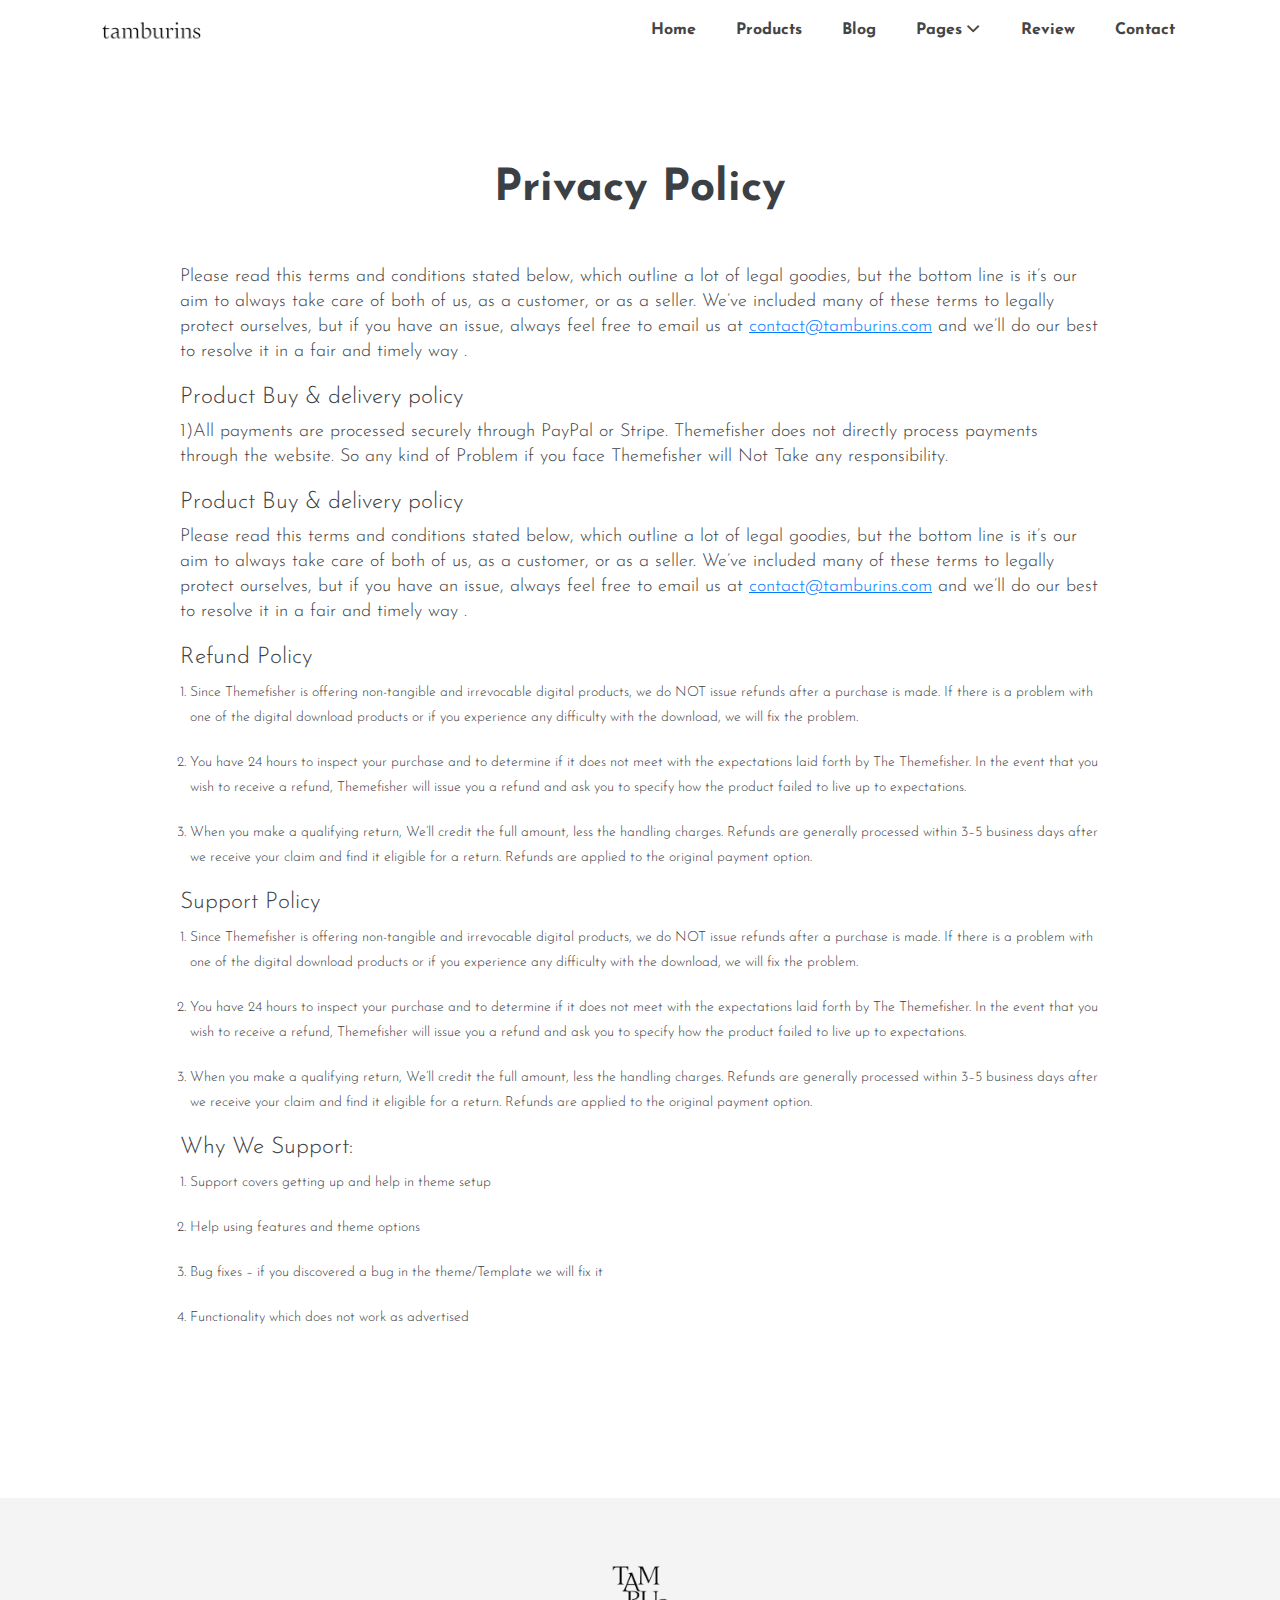
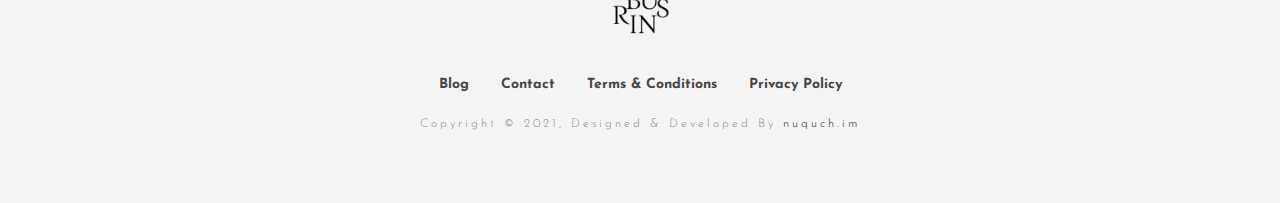
<file: theme/privacy-policy.html>
<!DOCTYPE html>

<html lang="en">
<head>

  <!-- ** Basic Page Needs ** -->
  <meta charset="utf-8">
  <title>tamburins - Hương thơm gần gũi và sang trọng.</title>

  <!-- ** Mobile Specific Metas ** -->
  <meta http-equiv="X-UA-Compatible" content="IE=edge">
  <meta name="description" content="Vex HTML Template">
  <meta name="viewport" content="width=device-width, initial-scale=1.0, maximum-scale=5.0">
  <meta name="author" content="Themefisher">
  <meta name="generator" content="Themefisher Vex HTML Template v1.0">
  
  <!-- ** Plugins Needed for the Project ** -->
  <link rel="stylesheet" href="https://fonts.googleapis.com/css?family=Droid&#43;Serif:400%7cJosefin&#43;Sans:300,400,600,700 ">
  <link rel="stylesheet" href="plugins/bootstrap/bootstrap.min.css ">
  <link rel="stylesheet" href="plugins/themefisher-font/themefisher-font.min.css ">
  <link rel="stylesheet" href="plugins/slick/slick.min.css ">
  
  <!-- Stylesheets -->
  <link href="css/style.css" rel="stylesheet">
  
  <!--Favicon-->
  <link rel="icon" href="images/favicon.png" type="image/x-icon">

</head><body id="body">
  
<!-- preloader start -->
<div class="preloader"></div>
<!-- preloader end -->

  
<header class="navigation sticky-top bg-white">
  <div class="container">
    <nav class="navbar navbar-expand-lg navbar-light">
      <a class="navbar-brand" href="index.html"> <img src="images/logo.png" alt="Vex" width="100px">
      </a>
      <button class="navbar-toggler p-0 border-0" type="button" data-toggle="collapse" data-target="#navigation"
        aria-controls="navigation" aria-expanded="false" aria-label="Toggle navigation">
        <span class="navbar-toggler-icon"></span>
      </button>

      <div class="collapse navbar-collapse text-center" id="navigation">
        <ul class="navbar-nav ml-auto mr-n0 mr-md-n3">

          <li class="nav-item">
            <a class="nav-link" href="index.html">Home</a>
          </li>

          <li class="nav-item">
            <a class="nav-link" href="products.html">Products</a>
          </li>

          <li class="nav-item">
            <a class="nav-link" href="blog.html">Blog</a>
          </li>

          <li class="nav-item dropdown">
            <a class="nav-link dropdown-toggle" href="#!" id="dropdown03" data-toggle="dropdown" aria-haspopup="true" aria-expanded="false">Pages <i class="tf-ion-chevron-down"></i></a>
            <ul class="dropdown-menu" aria-labelledby="dropdown03">
              <li><a class="dropdown-item" href="blog-details.html">Blog Details</a></li>
              <li><a class="dropdown-item" href="product-details.html">Product Details</a></li>
              <li><a class="dropdown-item" href="privacy-policy.html">Privacy Policy</a></li>
              <li><a class="dropdown-item" href="terms-conditions.html">Terms Conditions</a></li>
              
              <li class="dropdown dropdown-submenu dropright">
                <a class="dropdown-item dropdown-toggle" href="#!" id="dropdown0301" role="button" data-toggle="dropdown" aria-haspopup="true" aria-expanded="false">Sub Menu 01</a>
      
                <ul class="dropdown-menu" aria-labelledby="dropdown0301">
                  <li><a class="dropdown-item" href="index.html">Submenu 11</a></li>
                  <li><a class="dropdown-item" href="index.html">Submenu 12</a></li>
                </ul>
              </li>
              
              <li class="dropdown dropdown-submenu dropleft">
                <a class="dropdown-item dropdown-toggle" href="#!" id="dropdown0301" role="button" data-toggle="dropdown" aria-haspopup="true" aria-expanded="false">Sub Menu 02</a>
      
                <ul class="dropdown-menu" aria-labelledby="dropdown0301">
                  <li><a class="dropdown-item" href="index.html">Submenu 21</a></li>
                  <li><a class="dropdown-item" href="index.html">Submenu 22</a></li>
                </ul>
              </li>
            </ul>
          </li>

          <li class="nav-item">
            <a class="nav-link" href="index.html#testimonial">Review</a>
          </li>

          <li class="nav-item">
            <a class="nav-link" href="contact.html">Contact</a>
          </li>

        </ul>

      </div>
    </nav>
  </div>
</header>

<section class="section">
  <div class="container">
    <div class="row justify-content-center">
      <div class="col-lg-10 text-center mb-5">
        <h1 class="font-weight-bold">Privacy Policy</h1>
      </div>
      <div class="col-lg-10 mb-5">
        <div class="content">
          <p>Please read this terms and conditions stated below, which outline a lot of legal goodies, but the bottom line is it’s our aim to always take care of both of us, as a customer, or as a seller. We’ve included many of these terms to legally protect ourselves, but if you have an issue, always feel free to email us at <a href="#">contact@tamburins.com</a> and we’ll do our best to resolve it in a fair and timely way .</p>
          <h3 id="product-buy--delivery-policy">Product Buy &amp; delivery policy</h3>
          <p>1)All payments are processed securely through PayPal or Stripe. Themefisher does not directly process payments through the website. So any kind of Problem if you face Themefisher will Not Take any responsibility.</p>
          <h3 id="product-buy--delivery-policy-1">Product Buy &amp; delivery policy</h3>
          <p>Please read this terms and conditions stated below, which outline a lot of legal goodies, but the bottom line is it’s our aim to always take care of both of us, as a customer, or as a seller. We’ve included many of these terms to legally protect ourselves, but if you have an issue, always feel free to email us at <a href="#">contact@tamburins.com</a> and we’ll do our best to resolve it in a fair and timely way .</p>
          <h3 id="refund-policy">Refund Policy</h3>
          <ol>
          <li>Since Themefisher is offering non-tangible and irrevocable digital products, we do NOT issue refunds after a purchase is made. If there is a problem with one of the digital download products or if you experience any difficulty with the download, we will fix the problem.</li>
          <li>You have 24 hours to inspect your purchase and to determine if it does not meet with the expectations laid forth by The Themefisher. In the event that you wish to receive a refund, Themefisher will issue you a refund and ask you to specify how the product failed to live up to expectations.</li>
          <li>When you make a qualifying return, We’ll credit the full amount, less the handling charges. Refunds are generally processed within 3–5 business days after we receive your claim and find it eligible for a return. Refunds are applied to the original payment option.</li>
          </ol>
          <h3 id="support-policy">Support Policy</h3>
          <ol>
          <li>Since Themefisher is offering non-tangible and irrevocable digital products, we do NOT issue refunds after a purchase is made. If there is a problem with one of the digital download products or if you experience any difficulty with the download, we will fix the problem.</li>
          <li>You have 24 hours to inspect your purchase and to determine if it does not meet with the expectations laid forth by The Themefisher. In the event that you wish to receive a refund, Themefisher will issue you a refund and ask you to specify how the product failed to live up to expectations.</li>
          <li>When you make a qualifying return, We’ll credit the full amount, less the handling charges. Refunds are generally processed within 3–5 business days after we receive your claim and find it eligible for a return. Refunds are applied to the original payment option.</li>
          </ol>
          <h3 id="why-we-support">Why We Support:</h3>
          <ol>
            <li>Support covers getting up and help in theme setup</li>
            <li>Help using features and theme options</li>
            <li>Bug fixes – if you discovered a bug in the theme/Template we will fix it</li>
            <li>Functionality which does not work as advertised</li>
          </ol>
        </div>
      </div>
    </div>
  </div>
</section>

<script src="plugins/jquery/jquery.js"></script>

<script src="plugins/bootstrap/bootstrap.min.js"></script>

<script src="plugins/slick/slick.min.js"></script>

<script src="js/script.js"></script>
</body>
</html>
<footer>
  <div class="container text-center">
    <div class="row">
      <div class="col-md-12">
        <div class="block">
          <a href="index.html" class="mb-4 d-inline-block"> <img src="images/favicon.png" alt="Vex" width="100px"> </a>
          <ul class="list-inline footer-menu">
            
            <li class="list-inline-item">
              <a href="blog.html">Blog</a>
            </li>
            
            <li class="list-inline-item">
              <a href="contact.html">Contact</a>
            </li>
            
            <li class="list-inline-item">
              <a href="terms-conditions.html">Terms &amp; Conditions</a>
            </li>
            
            <li class="list-inline-item">
              <a href="privacy-policy.html">Privacy Policy</a>
            </li>
            
          </ul>
          <p class="copyright-text">Copyright &copy; 2021, Designed &amp; Developed By <a href="#">nuquch.im</a></p>
        </div>
      </div>
    </div>
  </div>
</footer>
</file>
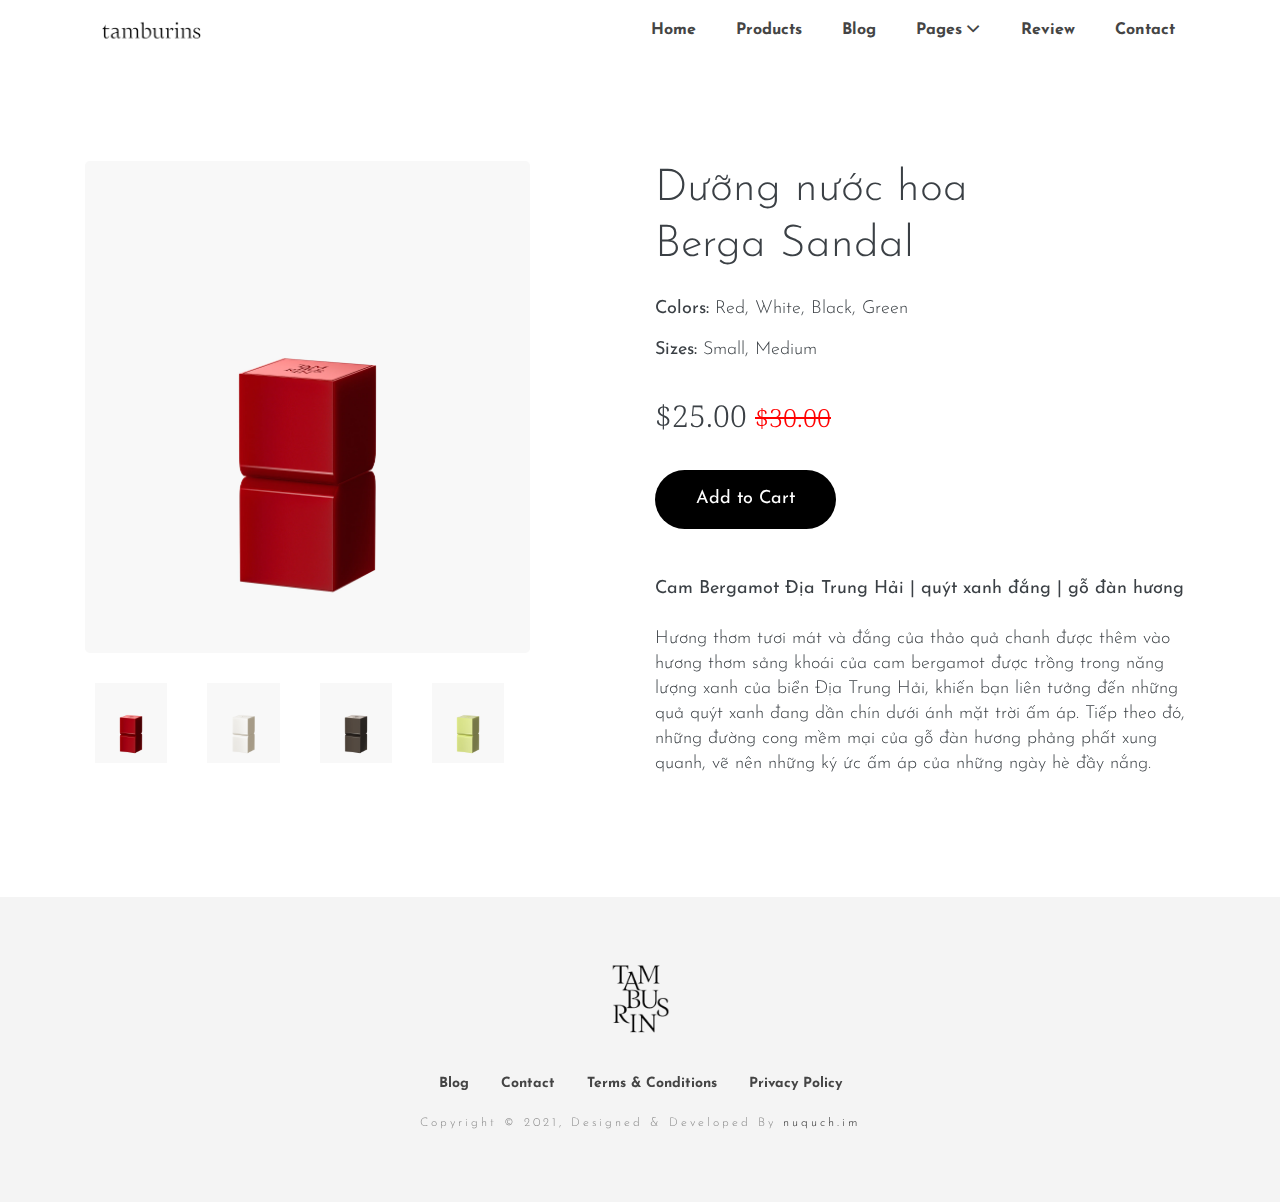
<file: theme/product-details.html>
<!DOCTYPE html>



<html lang="en">
<head>

  <!-- ** Basic Page Needs ** -->
  <meta charset="utf-8">
  <title>tamburins - Hương thơm gần gũi và sang trọng.</title>

  <!-- ** Mobile Specific Metas ** -->
  <meta http-equiv="X-UA-Compatible" content="IE=edge">
  <meta name="description" content="Vex HTML Template">
  <meta name="viewport" content="width=device-width, initial-scale=1.0, maximum-scale=5.0">
  <meta name="author" content="Themefisher">
  <meta name="generator" content="Themefisher Vex HTML Template v1.0">
  
  <!-- ** Plugins Needed for the Project ** -->
  <link rel="stylesheet" href="https://fonts.googleapis.com/css?family=Droid&#43;Serif:400%7cJosefin&#43;Sans:300,400,600,700 ">
  <link rel="stylesheet" href="plugins/bootstrap/bootstrap.min.css ">
  <link rel="stylesheet" href="plugins/themefisher-font/themefisher-font.min.css ">
  <link rel="stylesheet" href="plugins/slick/slick.min.css ">
  
  <!-- Stylesheets -->
  <link href="css/style.css" rel="stylesheet">
  
  <!--Favicon-->
  <link rel="icon" href="images/favicon.png" type="image/x-icon">

</head><body id="body">
  
<!-- preloader start -->
<div class="preloader"></div>
<!-- preloader end -->

  
<header class="navigation sticky-top bg-white">
  <div class="container">
    <nav class="navbar navbar-expand-lg navbar-light">
      <a class="navbar-brand" href="index.html"> <img src="images/logo.png" alt="Vex" width="100px">
      </a>
      <button class="navbar-toggler p-0 border-0" type="button" data-toggle="collapse" data-target="#navigation"
        aria-controls="navigation" aria-expanded="false" aria-label="Toggle navigation">
        <span class="navbar-toggler-icon"></span>
      </button>

      <div class="collapse navbar-collapse text-center" id="navigation">
        <ul class="navbar-nav ml-auto mr-n0 mr-md-n3">

          <li class="nav-item">
            <a class="nav-link" href="index.html">Home</a>
          </li>

          <li class="nav-item">
            <a class="nav-link" href="products.html">Products</a>
          </li>

          <li class="nav-item">
            <a class="nav-link" href="blog.html">Blog</a>
          </li>

          <li class="nav-item dropdown">
            <a class="nav-link dropdown-toggle" href="#!" id="dropdown03" data-toggle="dropdown" aria-haspopup="true" aria-expanded="false">Pages <i class="tf-ion-chevron-down"></i></a>
            <ul class="dropdown-menu" aria-labelledby="dropdown03">
              <li><a class="dropdown-item" href="blog-details.html">Blog Details</a></li>
              <li><a class="dropdown-item" href="product-details.html">Product Details</a></li>
              <li><a class="dropdown-item" href="privacy-policy.html">Privacy Policy</a></li>
              <li><a class="dropdown-item" href="terms-conditions.html">Terms Conditions</a></li>
              
              <li class="dropdown dropdown-submenu dropright">
                <a class="dropdown-item dropdown-toggle" href="#!" id="dropdown0301" role="button" data-toggle="dropdown" aria-haspopup="true" aria-expanded="false">Sub Menu 01</a>
      
                <ul class="dropdown-menu" aria-labelledby="dropdown0301">
                  <li><a class="dropdown-item" href="index.html">Submenu 11</a></li>
                  <li><a class="dropdown-item" href="index.html">Submenu 12</a></li>
                </ul>
              </li>
              
              <li class="dropdown dropdown-submenu dropleft">
                <a class="dropdown-item dropdown-toggle" href="#!" id="dropdown0301" role="button" data-toggle="dropdown" aria-haspopup="true" aria-expanded="false">Sub Menu 02</a>
      
                <ul class="dropdown-menu" aria-labelledby="dropdown0301">
                  <li><a class="dropdown-item" href="index.html">Submenu 21</a></li>
                  <li><a class="dropdown-item" href="index.html">Submenu 22</a></li>
                </ul>
              </li>
            </ul>
          </li>

          <li class="nav-item">
            <a class="nav-link" href="index.html#testimonial">Review</a>
          </li>

          <li class="nav-item">
            <a class="nav-link" href="contact.html">Contact</a>
          </li>

        </ul>

      </div>
    </nav>
  </div>
</header>

<section class="section">
  <div class="container">
    <div class="row">
      <div class="col-md-5 mb-4 mb-md-0">

        <div class="product-image-slider">

          <div data-image="images/products/1 (7).webp">
            <img class="img-fluid w-100" src="images/products/1 (7).webp" alt="product-image">
          </div>

          <div data-image="images/products/1 (7a).webp">
            <img class="img-fluid w-100" src="images/products/1 (7a).webp" alt="product-image">
          </div>

          <div data-image="images/products/1 (7b).webp">
            <img class="img-fluid w-100" src="images/products/1 (7b).webp" alt="product-image">
          </div>

          <div data-image="images/products/1 (7c).webp">
            <img class="img-fluid w-100" src="images/products/1 (7c).webp" alt="product-image">
          </div>

        </div>
      </div>
      <div class="col-lg-6 col-md-7 offset-lg-1">
        <h1 class="mb-4">Dưỡng nước hoa <br> Berga Sandal</h1>
        <p><strong>Colors: </strong>Red, White, Black, Green </p>
        <p><strong>Sizes: </strong>Small, Medium</p>
        <p class="price py-4">$25.00
          <s class="price">$30.00</s>
        </p>
        <button class="snipcart-add-item btn btn-main mb-5" data-item-id="apple-watch__25.00"
          data-item-name="Apple Watch" data-item-image="images/showcase/showcase-1.png" data-item-price="25.00"
          data-item-url="products/product-1/" data-item-custom1-name="Choose Color"
          data-item-custom1-options="Black|White|Gray" data-item-custom2-name="Choose Size"
          data-item-custom2-options="Small|Medium|Large">Add to Cart
        </button>
        <div class="content">
          <p> <b>Cam Bergamot Địa Trung Hải | quýt xanh đắng | gỗ đàn hương </b><br><br>Hương thơm tươi mát và đắng của thảo quả chanh được thêm vào hương thơm sảng khoái của cam bergamot được trồng trong năng lượng xanh của biển Địa Trung Hải, khiến bạn liên tưởng đến những quả quýt xanh đang dần chín dưới ánh mặt trời ấm áp. Tiếp theo đó, những đường cong mềm mại của gỗ đàn hương phảng phất xung quanh, vẽ nên những ký ức ấm áp của những ngày hè đầy nắng.</p>
        </div>
      </div>
    </div>
  </div>
</section>

<script src="plugins/jquery/jquery.js"></script>

<script src="plugins/bootstrap/bootstrap.min.js"></script>

<script src="plugins/slick/slick.min.js"></script>

<script src="js/script.js"></script>
</body>
</html>
<footer>
  <div class="container text-center">
    <div class="row">
      <div class="col-md-12">
        <div class="block">
          <a href="index.html" class="mb-4 d-inline-block"> <img src="images/favicon.png" alt="Vex" width="100px"> </a>
          <ul class="list-inline footer-menu">
            
            <li class="list-inline-item">
              <a href="blog.html">Blog</a>
            </li>
            
            <li class="list-inline-item">
              <a href="contact.html">Contact</a>
            </li>
            
            <li class="list-inline-item">
              <a href="terms-conditions.html">Terms &amp; Conditions</a>
            </li>
            
            <li class="list-inline-item">
              <a href="privacy-policy.html">Privacy Policy</a>
            </li>
            
          </ul>
          <p class="copyright-text">Copyright &copy; 2021, Designed &amp; Developed By <a href="#">nuquch.im</a></p>
        </div>
      </div>
    </div>
  </div>
</footer>
</file>
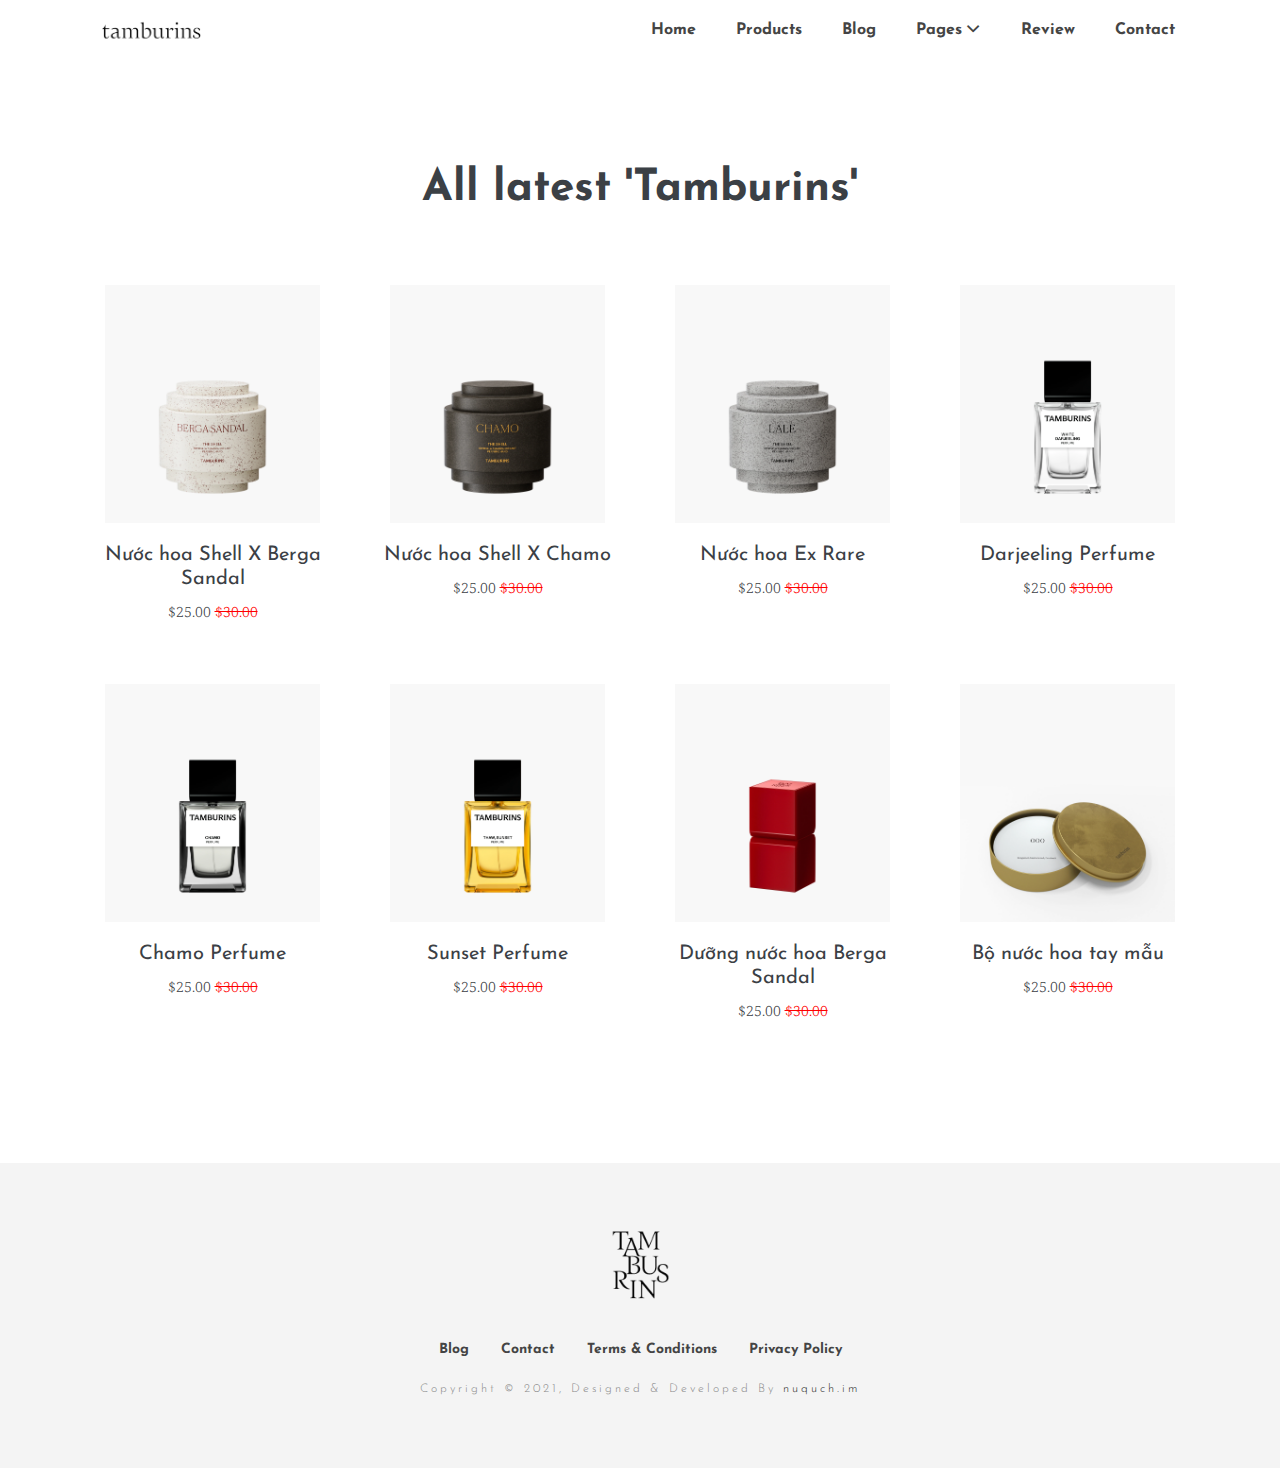
<file: theme/products.html>
<!DOCTYPE html>


<html lang="en">
<head>

  <!-- ** Basic Page Needs ** -->
  <meta charset="utf-8">
  <title>tamburins - Hương thơm gần gũi và sang trọng.</title>

  <!-- ** Mobile Specific Metas ** -->
  <meta http-equiv="X-UA-Compatible" content="IE=edge">
  <meta name="description" content="Vex HTML Template">
  <meta name="viewport" content="width=device-width, initial-scale=1.0, maximum-scale=5.0">
  <meta name="author" content="Themefisher">
  <meta name="generator" content="Themefisher Vex HTML Template v1.0">
  
  <!-- ** Plugins Needed for the Project ** -->
  <link rel="stylesheet" href="https://fonts.googleapis.com/css?family=Droid&#43;Serif:400%7cJosefin&#43;Sans:300,400,600,700 ">
  <link rel="stylesheet" href="plugins/bootstrap/bootstrap.min.css ">
  <link rel="stylesheet" href="plugins/themefisher-font/themefisher-font.min.css ">
  <link rel="stylesheet" href="plugins/slick/slick.min.css ">
  
  <!-- Stylesheets -->
  <link href="css/style.css" rel="stylesheet">
  
  <!--Favicon-->
  <link rel="icon" href="images/favicon.png" type="image/x-icon">

</head><body id="body">
  
<!-- preloader start -->
<div class="preloader"></div>
<!-- preloader end -->

  
<header class="navigation sticky-top bg-white">
  <div class="container">
    <nav class="navbar navbar-expand-lg navbar-light">
      <a class="navbar-brand" href="index.html"> <img src="images/logo.png" alt="Vex" width="100px">
      </a>
      <button class="navbar-toggler p-0 border-0" type="button" data-toggle="collapse" data-target="#navigation"
        aria-controls="navigation" aria-expanded="false" aria-label="Toggle navigation">
        <span class="navbar-toggler-icon"></span>
      </button>

      <div class="collapse navbar-collapse text-center" id="navigation">
        <ul class="navbar-nav ml-auto mr-n0 mr-md-n3">

          <li class="nav-item">
            <a class="nav-link" href="index.html">Home</a>
          </li>

          <li class="nav-item">
            <a class="nav-link" href="products.html">Products</a>
          </li>

          <li class="nav-item">
            <a class="nav-link" href="blog.html">Blog</a>
          </li>

          <li class="nav-item dropdown">
            <a class="nav-link dropdown-toggle" href="#!" id="dropdown03" data-toggle="dropdown" aria-haspopup="true" aria-expanded="false">Pages <i class="tf-ion-chevron-down"></i></a>
            <ul class="dropdown-menu" aria-labelledby="dropdown03">
              <li><a class="dropdown-item" href="blog-details.html">Blog Details</a></li>
              <li><a class="dropdown-item" href="product-details.html">Product Details</a></li>
              <li><a class="dropdown-item" href="privacy-policy.html">Privacy Policy</a></li>
              <li><a class="dropdown-item" href="terms-conditions.html">Terms Conditions</a></li>
              
              <li class="dropdown dropdown-submenu dropright">
                <a class="dropdown-item dropdown-toggle" href="#!" id="dropdown0301" role="button" data-toggle="dropdown" aria-haspopup="true" aria-expanded="false">Sub Menu 01</a>
      
                <ul class="dropdown-menu" aria-labelledby="dropdown0301">
                  <li><a class="dropdown-item" href="index.html">Submenu 11</a></li>
                  <li><a class="dropdown-item" href="index.html">Submenu 12</a></li>
                </ul>
              </li>
              
              <li class="dropdown dropdown-submenu dropleft">
                <a class="dropdown-item dropdown-toggle" href="#!" id="dropdown0301" role="button" data-toggle="dropdown" aria-haspopup="true" aria-expanded="false">Sub Menu 02</a>
      
                <ul class="dropdown-menu" aria-labelledby="dropdown0301">
                  <li><a class="dropdown-item" href="index.html">Submenu 21</a></li>
                  <li><a class="dropdown-item" href="index.html">Submenu 22</a></li>
                </ul>
              </li>
            </ul>
          </li>

          <li class="nav-item">
            <a class="nav-link" href="index.html#testimonial">Review</a>
          </li>

          <li class="nav-item">
            <a class="nav-link" href="contact.html">Contact</a>
          </li>

        </ul>

      </div>
    </nav>
  </div>
</header>

<section class="section gallery">
  <div class="container">
    <div class="row">
      <div class="col-12 text-center mb-5">
        <h1 class="font-weight-bold">All latest 'Tamburins'</h1>
      </div>
      
      <div class="col-lg-3 col-md-4 col-sm-6 mb-4">
        <div class="block">
          <div class="gallery-overlay">
            <a href="product-details.html" class="gallery-popup">
              <i class="tf-ion-plus-round"></i>
            </a>
          </div>
          <img class="img-fluid" src="images/products/1 (1).webp" alt="">
        </div>
        <div class="product-info">
        <h4 class="mb-2"><a href="product-details.html" class="link-title">Nước hoa Shell X Berga Sandal</a></h4>
        <p class="price">$25.00
          <s class="price">$30.00</s>
          </p>
        </div>
      </div>
      
      <div class="col-lg-3 col-md-4 col-sm-6 mb-4">
        <div class="block">
          <div class="gallery-overlay">
            <a href="product-details.html" class="gallery-popup">
              <i class="tf-ion-plus-round"></i>
            </a>
          </div>
          <img class="img-fluid" src="images/products/1 (2).webp" alt="">
        </div>
        <div class="product-info">
        <h4 class="mb-2"><a href="product-details.html" class="link-title">Nước hoa Shell X Chamo</a></h4>
        <p class="price">$25.00
          <s class="price">$30.00</s>
          </p>
        </div>
      </div>
      
      <div class="col-lg-3 col-md-4 col-sm-6 mb-4">
        <div class="block">
          <div class="gallery-overlay">
            <a href="product-details.html" class="gallery-popup">
              <i class="tf-ion-plus-round"></i>
            </a>
          </div>
          <img class="img-fluid" src="images/products/1 (3).webp" alt="">
        </div>
        <div class="product-info">
        <h4 class="mb-2"><a href="product-details.html" class="link-title">Nước hoa Ex Rare</a></h4>
        <p class="price">$25.00
          <s class="price">$30.00</s>
          </p>
        </div>
      </div>
      
      <div class="col-lg-3 col-md-4 col-sm-6 mb-4">
        <div class="block">
          <div class="gallery-overlay">
            <a href="product-details.html" class="gallery-popup">
              <i class="tf-ion-plus-round"></i>
            </a>
          </div>
          <img class="img-fluid" src="images/products/1 (4).webp" alt="">
        </div>
        <div class="product-info">
        <h4 class="mb-2"><a href="product-details.html" class="link-title">Darjeeling Perfume</a></h4>
        <p class="price">$25.00
          <s class="price">$30.00</s>
          </p>
        </div>
      </div>
      
      <div class="col-lg-3 col-md-4 col-sm-6 mb-4">
        <div class="block">
          <div class="gallery-overlay">
            <a href="product-details.html" class="gallery-popup">
              <i class="tf-ion-plus-round"></i>
            </a>
          </div>
          <img class="img-fluid" src="images/products/1 (5).webp" alt="">
        </div>
        <div class="product-info">
        <h4 class="mb-2"><a href="product-details.html" class="link-title">Chamo Perfume</a></h4>
        <p class="price">$25.00
          <s class="price">$30.00</s>
          </p>
        </div>
      </div>
      
      <div class="col-lg-3 col-md-4 col-sm-6 mb-4">
        <div class="block">
          <div class="gallery-overlay">
            <a href="product-details.html" class="gallery-popup">
              <i class="tf-ion-plus-round"></i>
            </a>
          </div>
          <img class="img-fluid" src="images/products/1 (6).webp" alt="">
        </div>
        <div class="product-info">
        <h4 class="mb-2"><a href="product-details.html" class="link-title">Sunset Perfume</a></h4>
        <p class="price">$25.00
          <s class="price">$30.00</s>
          </p>
        </div>
      </div>
      
      <div class="col-lg-3 col-md-4 col-sm-6 mb-4">
        <div class="block">
          <div class="gallery-overlay">
            <a href="product-details.html" class="gallery-popup">
              <i class="tf-ion-plus-round"></i>
            </a>
          </div>
          <img class="img-fluid" src="images/products/1 (7).webp" alt="">
        </div>
        <div class="product-info">
        <h4 class="mb-2"><a href="product-details.html" class="link-title">Dưỡng nước hoa Berga Sandal</a></h4>
        <p class="price">$25.00
          <s class="price">$30.00</s>
          </p>
        </div>
      </div>
      
      <div class="col-lg-3 col-md-4 col-sm-6 mb-4">
        <div class="block">
          <div class="gallery-overlay">
            <a href="product-details.html" class="gallery-popup">
              <i class="tf-ion-plus-round"></i>
            </a>
          </div>
          <img class="img-fluid" src="images/products/1 (8).webp" alt="">
        </div>
        <div class="product-info">
        <h4 class="mb-2"><a href="product-details.html" class="link-title">Bộ nước hoa tay mẫu</a></h4>
        <p class="price">$25.00
          <s class="price">$30.00</s>
          </p>
        </div>
      </div>
      
    </div>
  </div>
</section>

<script src="plugins/jquery/jquery.js"></script>

<script src="plugins/bootstrap/bootstrap.min.js"></script>

<script src="plugins/slick/slick.min.js"></script>

<script src="js/script.js"></script>
</body>
</html>
<footer>
  <div class="container text-center">
    <div class="row">
      <div class="col-md-12">
        <div class="block">
          <a href="index.html" class="mb-4 d-inline-block"> <img src="images/favicon.png" alt="Vex" width="100px"> </a>
          <ul class="list-inline footer-menu">
            
            <li class="list-inline-item">
              <a href="blog.html">Blog</a>
            </li>
            
            <li class="list-inline-item">
              <a href="contact.html">Contact</a>
            </li>
            
            <li class="list-inline-item">
              <a href="terms-conditions.html">Terms &amp; Conditions</a>
            </li>
            
            <li class="list-inline-item">
              <a href="privacy-policy.html">Privacy Policy</a>
            </li>
            
          </ul>
          <p class="copyright-text">Copyright &copy; 2021, Designed &amp; Developed By <a href="#">nuquch.im</a></p>
        </div>
      </div>
    </div>
  </div>
</footer>
</file>
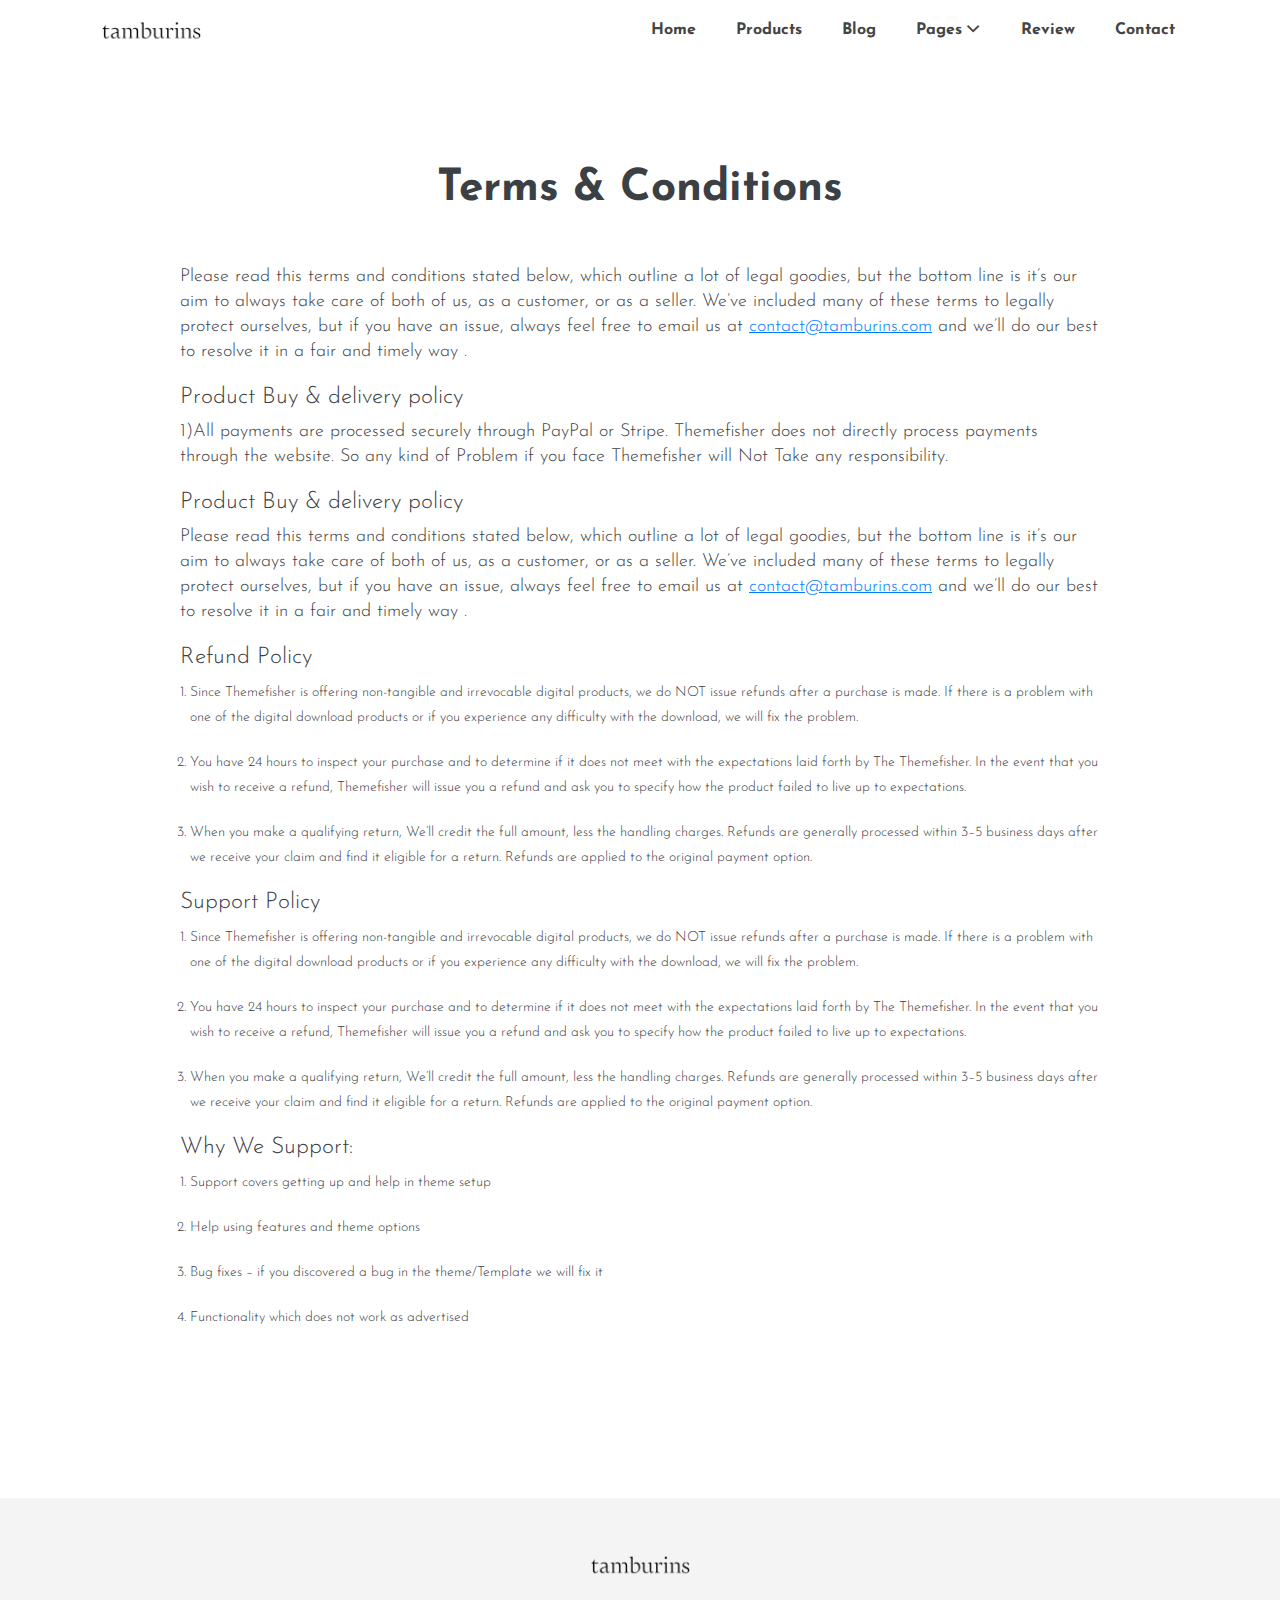
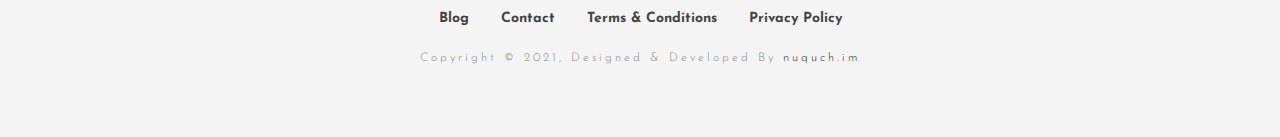
<file: theme/terms-conditions.html>
<!DOCTYPE html>

<html lang="en">
<head>

  <!-- ** Basic Page Needs ** -->
  <meta charset="utf-8">
  <title>tamburins - Hương thơm gần gũi và sang trọng.</title>

  <!-- ** Mobile Specific Metas ** -->
  <meta http-equiv="X-UA-Compatible" content="IE=edge">
  <meta name="description" content="Vex HTML Template">
  <meta name="viewport" content="width=device-width, initial-scale=1.0, maximum-scale=5.0">
  <meta name="author" content="Themefisher">
  <meta name="generator" content="Themefisher Vex HTML Template v1.0">
  
  <!-- ** Plugins Needed for the Project ** -->
  <link rel="stylesheet" href="https://fonts.googleapis.com/css?family=Droid&#43;Serif:400%7cJosefin&#43;Sans:300,400,600,700 ">
  <link rel="stylesheet" href="plugins/bootstrap/bootstrap.min.css ">
  <link rel="stylesheet" href="plugins/themefisher-font/themefisher-font.min.css ">
  <link rel="stylesheet" href="plugins/slick/slick.min.css ">
  
  <!-- Stylesheets -->
  <link href="css/style.css" rel="stylesheet">
  
  <!--Favicon-->
  <link rel="icon" href="images/favicon.png" type="image/x-icon">

</head><body id="body">
  
<!-- preloader start -->
<div class="preloader"></div>
<!-- preloader end -->

  
<header class="navigation sticky-top bg-white">
  <div class="container">
    <nav class="navbar navbar-expand-lg navbar-light">
      <a class="navbar-brand" href="index.html"> <img src="images/logo.png" alt="Vex" width="100px">
      </a>
      <button class="navbar-toggler p-0 border-0" type="button" data-toggle="collapse" data-target="#navigation"
        aria-controls="navigation" aria-expanded="false" aria-label="Toggle navigation">
        <span class="navbar-toggler-icon"></span>
      </button>

      <div class="collapse navbar-collapse text-center" id="navigation">
        <ul class="navbar-nav ml-auto mr-n0 mr-md-n3">

          <li class="nav-item">
            <a class="nav-link" href="index.html">Home</a>
          </li>

          <li class="nav-item">
            <a class="nav-link" href="products.html">Products</a>
          </li>

          <li class="nav-item">
            <a class="nav-link" href="blog.html">Blog</a>
          </li>

          <li class="nav-item dropdown">
            <a class="nav-link dropdown-toggle" href="#!" id="dropdown03" data-toggle="dropdown" aria-haspopup="true" aria-expanded="false">Pages <i class="tf-ion-chevron-down"></i></a>
            <ul class="dropdown-menu" aria-labelledby="dropdown03">
              <li><a class="dropdown-item" href="blog-details.html">Blog Details</a></li>
              <li><a class="dropdown-item" href="product-details.html">Product Details</a></li>
              <li><a class="dropdown-item" href="privacy-policy.html">Privacy Policy</a></li>
              <li><a class="dropdown-item" href="terms-conditions.html">Terms Conditions</a></li>
              
              <li class="dropdown dropdown-submenu dropright">
                <a class="dropdown-item dropdown-toggle" href="#!" id="dropdown0301" role="button" data-toggle="dropdown" aria-haspopup="true" aria-expanded="false">Sub Menu 01</a>
      
                <ul class="dropdown-menu" aria-labelledby="dropdown0301">
                  <li><a class="dropdown-item" href="index.html">Submenu 11</a></li>
                  <li><a class="dropdown-item" href="index.html">Submenu 12</a></li>
                </ul>
              </li>
              
              <li class="dropdown dropdown-submenu dropleft">
                <a class="dropdown-item dropdown-toggle" href="#!" id="dropdown0301" role="button" data-toggle="dropdown" aria-haspopup="true" aria-expanded="false">Sub Menu 02</a>
      
                <ul class="dropdown-menu" aria-labelledby="dropdown0301">
                  <li><a class="dropdown-item" href="index.html">Submenu 21</a></li>
                  <li><a class="dropdown-item" href="index.html">Submenu 22</a></li>
                </ul>
              </li>
            </ul>
          </li>

          <li class="nav-item">
            <a class="nav-link" href="index.html#testimonial">Review</a>
          </li>

          <li class="nav-item">
            <a class="nav-link" href="contact.html">Contact</a>
          </li>

        </ul>

      </div>
    </nav>
  </div>
</header>

<section class="section">
  <div class="container">
    <div class="row justify-content-center">
      <div class="col-lg-10 text-center mb-5">
        <h1 class="font-weight-bold">Terms &amp; Conditions</h1>
      </div>
      <div class="col-lg-10 mb-5">
        <div class="content">
          <p>Please read this terms and conditions stated below, which outline a lot of legal goodies, but the bottom line is it’s our aim to always take care of both of us, as a customer, or as a seller. We’ve included many of these terms to legally protect ourselves, but if you have an issue, always feel free to email us at <a href="#">contact@tamburins.com</a> and we’ll do our best to resolve it in a fair and timely way .</p>
          <h3 id="product-buy--delivery-policy">Product Buy &amp; delivery policy</h3>
          <p>1)All payments are processed securely through PayPal or Stripe. Themefisher does not directly process payments through the website. So any kind of Problem if you face Themefisher will Not Take any responsibility.</p>
          <h3 id="product-buy--delivery-policy-1">Product Buy &amp; delivery policy</h3>
          <p>Please read this terms and conditions stated below, which outline a lot of legal goodies, but the bottom line is it’s our aim to always take care of both of us, as a customer, or as a seller. We’ve included many of these terms to legally protect ourselves, but if you have an issue, always feel free to email us at <a href="#">contact@tamburins.com</a> and we’ll do our best to resolve it in a fair and timely way .</p>
          <h3 id="refund-policy">Refund Policy</h3>
          <ol>
          <li>Since Themefisher is offering non-tangible and irrevocable digital products, we do NOT issue refunds after a purchase is made. If there is a problem with one of the digital download products or if you experience any difficulty with the download, we will fix the problem.</li>
          <li>You have 24 hours to inspect your purchase and to determine if it does not meet with the expectations laid forth by The Themefisher. In the event that you wish to receive a refund, Themefisher will issue you a refund and ask you to specify how the product failed to live up to expectations.</li>
          <li>When you make a qualifying return, We’ll credit the full amount, less the handling charges. Refunds are generally processed within 3–5 business days after we receive your claim and find it eligible for a return. Refunds are applied to the original payment option.</li>
          </ol>
          <h3 id="support-policy">Support Policy</h3>
          <ol>
          <li>Since Themefisher is offering non-tangible and irrevocable digital products, we do NOT issue refunds after a purchase is made. If there is a problem with one of the digital download products or if you experience any difficulty with the download, we will fix the problem.</li>
          <li>You have 24 hours to inspect your purchase and to determine if it does not meet with the expectations laid forth by The Themefisher. In the event that you wish to receive a refund, Themefisher will issue you a refund and ask you to specify how the product failed to live up to expectations.</li>
          <li>When you make a qualifying return, We’ll credit the full amount, less the handling charges. Refunds are generally processed within 3–5 business days after we receive your claim and find it eligible for a return. Refunds are applied to the original payment option.</li>
          </ol>
          <h3 id="why-we-support">Why We Support:</h3>
          <ol>
            <li>Support covers getting up and help in theme setup</li>
            <li>Help using features and theme options</li>
            <li>Bug fixes – if you discovered a bug in the theme/Template we will fix it</li>
            <li>Functionality which does not work as advertised</li>
          </ol>
        </div>
      </div>
    </div>
  </div>
</section>

<script src="plugins/jquery/jquery.js"></script>

<script src="plugins/bootstrap/bootstrap.min.js"></script>

<script src="plugins/slick/slick.min.js"></script>

<script src="js/script.js"></script>
</body>
</html>
<footer>
  <div class="container text-center">
    <div class="row">
      <div class="col-md-12">
        <div class="block">
          <a href="index.html" class="mb-4 d-inline-block"> <img src="images/logo.png" alt="Vex" width="100px"> </a>
          <ul class="list-inline footer-menu">
            
            <li class="list-inline-item">
              <a href="blog.html">Blog</a>
            </li>
            
            <li class="list-inline-item">
              <a href="contact.html">Contact</a>
            </li>
            
            <li class="list-inline-item">
              <a href="terms-conditions.html">Terms &amp; Conditions</a>
            </li>
            
            <li class="list-inline-item">
              <a href="privacy-policy.html">Privacy Policy</a>
            </li>
            
          </ul>
          <p class="copyright-text">Copyright &copy; 2021, Designed &amp; Developed By <a href="#">nuquch.im</a></p>
        </div>
      </div>
    </div>
  </div>
</footer>
</file>
<file: theme/css/style.css>
html {
  overflow-x: hidden;
}

body {
  font-size: 14px;
  font-weight: 300;
  line-height: 25px;
  color: #3b4045;
  font-family: "Josefin Sans", sans-serif;
  -webkit-font-smoothing: antialiased;
}

.preloader {
  position: fixed;
  top: 0;
  left: 0;
  right: 0;
  bottom: 0;
  background-color: #fff;
  z-index: 999999;
}

h1,
h2,
h3,
h4,
h5,
h6 {
  font-weight: 300;
  margin: 0px;
}

h1,
.h1 {
  font-size: 44px;
  line-height: 56px;
}

h2,
.h2 {
  font-size: 30px;
  line-height: 35px;
}

h3,
.h3 {
  font-size: 23px;
  line-height: 25px;
}

h4,
.h4 {
  font-size: 20px;
  line-height: 24px;
  font-weight: 400;
}

p {
  font-size: 18px;
  line-height: 25px;
}

ul {
  padding: 0;
  margin: 0;
  list-style: none;
}

a {
  transition: all 0.2s ease-in-out 0s;
}

.mt-100 {
  margin-top: 100px;
}

.bg-1 {
  background-image: url(../images/call-to-action.jpg);
}

.bg-opacity {
  position: relative;
}
.bg-opacity:before {
  content: "";
  position: absolute;
  top: 0;
  left: 0;
  right: 0;
  bottom: 0;
  background: rgba(0, 0, 0, 0.7);
}

a:focus,
.btn:focus,
.btn:active:focus {
  box-shadow: none;
  outline: 0 none;
}

a,
a:active,
a:focus,
a:active {
  text-decoration: none;
}

.section {
  padding: 100px 0;
}

.font-size-60 {
  font-size: 60px;
  line-height: 1.2;
}
@media (max-width: 575px) {
  .font-size-60 {
    font-size: 40px;
  }
}

.mb-10 {
  margin-bottom: 10px;
}

.mb-40 {
  margin-bottom: 40px;
}

.slick-slide {
  outline: 0;
}

/*--
    custom heading
--*/
.text-center {
  text-align: center;
}

.heading {
  text-align: center;
  color: #777777;
  padding-bottom: 70px;
}
.heading h2 {
  color: #3c3c3c;
  padding-bottom: 15px;
  text-transform: capitalize;
  font-weight: 700;
  font-size: 40px;
  line-height: 40px;
}
.heading p {
  font-size: 17px;
  line-height: 24px;
  font-weight: 300;
}

.subheading {
  color: #3c3c3c;
  padding-bottom: 15px;
  text-transform: capitalize;
  font-weight: 500;
  font-size: 32px;
  line-height: 45px;
}

.btn {
  border-radius: 0;
  text-decoration: none !important;
}

.btn-main {
  color: #fff;
  border-radius: 30px;
  font-size: 18px;
  padding: 15px 40px;
  display: inline-block;
  background-color: #000000;
  
  background-image: linear-gradient(bottom, rgba(255, 239, 206, 0) 0%, rgba(255, 239, 206, 0.25) 100%);
}
.btn-main:hover, .btn-main:focus {
  background-color:white;
  color: black;
	box-shadow: 0 15px 40px rgba(0, 0, 0, 0.1);
}

.btn-main-sm {
  padding: 12px 35px;
  text-transform: uppercase;
  font-size: 14px;
  font-weight: bold;
}

/* navigation */
.navbar-brand {
  color: #444;
  font-size: 25px;
  margin: 0;
  line-height: 1;
}

.nav-link {
  font-size: 16px;
  font-weight: bold;
  padding: 10px 20px !important;
}

.navbar-light .navbar-nav .nav-link {
  color: #444;
}

.lang-list {
  border: 0;
  margin: 10px 20px;
  font-size: 16px;
  cursor: pointer;
}

.navigation .dropdown-menu {
  padding: 0px;
  border: 0;
  border-radius: 0px;
  background-color: #f5f5f5;
}
@media (max-width: 991px) {
  .navigation .dropdown-menu {
    text-align: center;
    float: left !important;
    width: 100%;
    margin: 0;
  }
}
.navigation .dropdown-menu li:first-child {
  margin-top: 5px;
}
.navigation .dropdown-menu li:last-child {
  margin-bottom: 5px;
}
.navigation .dropdown-toggle::after {
  display: none;
}
.navigation .dropdown-toggle > i {
  font-size: 14px;
}
.navigation .dropleft .dropdown-menu,
.navigation .dropright .dropdown-menu {
  margin: 0;
}
.navigation .dropleft .dropdown-toggle::before,
.navigation .dropright .dropdown-toggle::after {
  font-weight: bold;
  font-family: "themefisher-font";
  border: 0;
  font-size: 10px;
  vertical-align: 1px;
  display: inline-block;
}
.navigation .dropleft .dropdown-toggle::before {
  margin-right: 5px;
  content: "\f124";
}
.navigation .dropright .dropdown-toggle::after {
  margin-left: 5px;
  content: "\f125";
}
.navigation .dropdown-item {
  color: #444;
  padding: 0.6rem 1rem 0.35rem;
  font-weight: 600;
  font-size: 15px;
}
.navigation .dropdown-submenu.active > .dropdown-toggle,
.navigation .dropdown-submenu:hover > .dropdown-item,
.navigation .dropdown-item.active,
.navigation .dropdown-item:hover {
  background: black;
  color: white;
}
@media (min-width: 992px) {
  .navigation .dropdown-menu {
    transition: all 0.2s ease-in, visibility 0s linear 0.2s, transform 0.2s linear;
    display: block;
    visibility: hidden;
    opacity: 0;
    min-width: 200px;
    margin-top: 8px;
  }
  .navigation .dropdown-menu li:first-child {
    margin-top: 10px;
  }
  .navigation .dropdown-menu li:last-child {
    margin-bottom: 10px;
  }
  .navigation .dropleft .dropdown-menu,
.navigation .dropright .dropdown-menu {
    margin-top: -9px;
  }
  .navigation .dropdown:hover > .dropdown-menu {
    visibility: visible;
    transition: all 0.45s ease 0s;
    opacity: 1;
  }
}

.navbar-collapse.show {
  overflow-y: auto;
  overflow-x: hidden;
  max-height: calc(100vh - 80px);
}

.navbar-toggler:focus {
  outline: 0;
}

/* cart */
.cart {
  background: transparent;
  border: 0;
  position: relative;
}
.cart i {
  font-size: 20px;
}
@media (max-width: 991px) {
  .cart {
    position: absolute;
    top: 23px;
    right: 90px;
  }
}
.cart .badge {
  position: absolute;
  top: -5px;
  border-radius: 50%;
  right: -10px;
}
.cart:focus {
  outline: 0;
}

.badge-primary {
  background-color: black;
}

/*--
    Feature-list start
--*/
.feature-list .btn-main {
  margin-top: 15px;
}

/*--
  Gallery start
--*/
.gallery {
  padding-bottom: 100px;
}
.gallery .owl-item {
  overflow: hidden;
  position: relative;
}
.gallery .block {
  padding: 20px;
  position: relative;
}
.gallery .block:hover .gallery-overlay {
  transform: scale(1);
  opacity: 1;
  border-radius: 0;
}
.gallery .gallery-overlay {
  position: absolute;
  bottom: 15px;
  left: 15px;
  right: 15px;
  top: 15px;
  background: rgba(255, 255, 255, 0.85);
  text-decoration: none;
  color: inherit;
  transform: scale(0.7);
  transition: 0.3s ease-in-out;
  z-index: 2;
  opacity: 0;
  border-radius: 50%;
}
.gallery .gallery-overlay .gallery-popup {
  text-align: center;
  position: absolute;
  top: 50%;
  left: 50%;
  transform: translate(-50%, -50%);
  background: black;
  padding: 5px 10px;
  border-radius: 40px;
  width: 50px;
  height: 50px;
}
.gallery .gallery-overlay .gallery-popup i {
  color: #fff;
  font-size: 30px;
  line-height: 40px;
  display: inline-block;
}

/*--
    service start
--*/
.testimonials .testimonial-block {
  padding: 0 10px;
}
.testimonials .testimonial-block i {
  font-size: 40px;
  display: inline-block;
  margin-bottom: 20px;
  color: black;
}
.testimonials .testimonial-block p {
  font-family: "Droid Serif", serif;
  font-size: 14px;
  color: #777;
}
.testimonials .testimonial-block .author-details {
  margin-top: 30px;
}
.testimonials .testimonial-block .author-details img {
  border-radius: 50%;
  width: 50px;
}
.testimonials .testimonial-block .author-details h4 {
  font-weight: 700;
  font-size: 20px;
  margin-top: 10px;
}

/*--
    call-to-action start
--*/
.call-to-action {
  background-attachment: fixed;
  background-repeat: no-repeat;
  background-size: cover;
}

.input-group {
  margin-top: 30px;
  position: relative;
}
.input-group .btn-submit {
  padding: 10.5px 40px !important;
  position: absolute;
  border-top-left-radius: 0;
  border-bottom-left-radius: 0;
  top: 0;
  right: 0;
}
.input-group input {
  height: 50px;
  border-radius: 40px;
  border: none;
  padding-left: 15px;
  box-shadow: none;
  display: table-cell;
}

.footer-menu a {
  font-size: 14;
  font-weight: 700;
  color: #444;
  padding: 10px;
}

footer {
  text-align: center;
  background: #f4f4f4;
  padding: 50px 0px;
}
footer .footer-logo {
  color: #555;
  display: block;
}
footer p.copyright-text {
  font-weight: 300;
  font-size: 12px;
  color: #888;
  letter-spacing: 3px;
  margin-top: 15px;
}
footer p.copyright-text a {
  color: #282828;
}
footer p.copyright-text a:hover {
  text-decoration: none;
}

p.price {
  font-size: 30px;
  font-family: "Droid Serif", serif;
}

s.price {
  color: red;
  font-size: 25px;
  font-family: "Droid Serif", serif;
}

.product-info {
  text-align: center;
}
.product-info .price {
  font-size: 100%;
}

.contact-list li,
.contact-list a {
  color: #282828;
  font-size: 18px;
}

.form-control {
  border: 1px solid #dadada;
  border-radius: 35px;
  height: 50px;
  padding-left: 20px;
  padding-right: 20px;
}
.form-control:focus {
  border-color: black;
  box-shadow: none;
}
.form-control::-moz-placeholder {
  font-size: 80%;
}
.form-control::placeholder {
  font-size: 80%;
}

textarea.form-control {
  height: 150px;
  padding-top: 15px;
}

.sticky-image {
  position: -webkit-sticky;
  position: sticky;
  top: 100px;
  z-index: 1;
}

/* product sinngle page */
.product-image-slider {
  position: -webkit-sticky;
  position: sticky;
  top: 80px;
}
.product-image-slider .slick-list {
  margin-bottom: 10px;
  border-radius: 5px;
}
.product-image-slider .slick-dots {
  margin-top: 10px;
  padding-left: 0;
  display: flex;
}
.product-image-slider .slick-dots li {
  list-style-type: none;
  margin: 10px;
  border-radius: 5px;
  padding: 10px;
  cursor: pointer;
}
.product-image-slider .slick-dots li:first-child {
  margin-left: 0;
}
.product-image-slider .slick-dots li:last-child {
  margin-right: 0;
}
.product-image-slider .slick-dots li img {
  max-height: 80px;
  height: auto;
  max-width: 100%;
}

/* content style */
.content * {
  margin-bottom: 20px;
}
.content a {
  text-decoration: underline;
}
.content h1,
.content h2,
.content h3,
.content h4,
.content h5,
.content h6 {
  margin-bottom: 10px;
}
.content ol,
.content ul {
  padding-left: 10px;
}
.content table {
  text-align: left;
  width: 100%;
  max-width: 100%;
  margin-bottom: 1rem;
  border: 1px solid #dee2e6;
}
.content table th,
.content table td {
  padding: 0.75rem;
  vertical-align: top;
  border: 1px solid #dee2e6;
}
.content table thead {
  background: #d5d5d5;
}
.content table tbody {
  background: #dadada;
}
.content table tbody td {
  text-align: left !important;
}
.content blockquote {
  border-left: 1px solid black;
  padding: 20px;
}
.content blockquote p {
  margin-bottom: 0;
  font-style: italic;
  font-size: 22px;
  font-weight: 500;
}
.content pre {
  padding: 10px 20px;
  background: #dadada;
}

.link-title {
  color: inherit;
  text-decoration: none !important;
}
.link-title:hover {
  color: black;
}
/*# sourceMappingURL=style.css.map */
</file>
<file: theme/plugins/themefisher-font/themefisher-font.min.css>
@font-face{font-family:themefisher-font;src:url(fonts/themefisher-font.eot?ug5hnh);src:url(fonts/themefisher-font.eot?ug5hnh#iefix) format('embedded-opentype'),url(fonts/themefisher-font.ttf?ug5hnh) format('truetype'),url(fonts/themefisher-font.woff?ug5hnh) format('woff'),url(fonts/themefisher-font.svg?ug5hnh#themefisher-font) format('svg');font-weight:400;font-style:normal}[class*=" tf-"],[class^=tf-]{font-family:themefisher-font!important;speak:none;font-style:normal;font-weight:400;font-variant:normal;text-transform:none;line-height:1;-webkit-font-smoothing:antialiased;-moz-osx-font-smoothing:grayscale}.tf-ion-alert-circled:before{content:"\f100"}.tf-ion-alert:before{content:"\f101"}.tf-ion-android-add-circle:before{content:"\f359"}.tf-ion-android-add:before{content:"\f2c7"}.tf-ion-android-alarm-clock:before{content:"\f35a"}.tf-ion-android-alert:before{content:"\f35b"}.tf-ion-android-apps:before{content:"\f35c"}.tf-ion-android-archive:before{content:"\f2c9"}.tf-ion-android-arrow-back:before{content:"\f2ca"}.tf-ion-android-arrow-down:before{content:"\f35d"}.tf-ion-android-arrow-dropdown-circle:before{content:"\f35e"}.tf-ion-android-arrow-dropdown:before{content:"\f35f"}.tf-ion-android-arrow-dropleft-circle:before{content:"\f360"}.tf-ion-android-arrow-dropleft:before{content:"\f361"}.tf-ion-android-arrow-dropright-circle:before{content:"\f362"}.tf-ion-android-arrow-dropright:before{content:"\f363"}.tf-ion-android-arrow-dropup-circle:before{content:"\f364"}.tf-ion-android-arrow-dropup:before{content:"\f365"}.tf-ion-android-arrow-forward:before{content:"\f30f"}.tf-ion-android-arrow-up:before{content:"\f366"}.tf-ion-android-attach:before{content:"\f367"}.tf-ion-android-bar:before{content:"\f368"}.tf-ion-android-bicycle:before{content:"\f369"}.tf-ion-android-boat:before{content:"\f36a"}.tf-ion-android-bookmark:before{content:"\f36b"}.tf-ion-android-bulb:before{content:"\f36c"}.tf-ion-android-bus:before{content:"\f36d"}.tf-ion-android-calendar:before{content:"\f2d1"}.tf-ion-android-call:before{content:"\f2d2"}.tf-ion-android-camera:before{content:"\f2d3"}.tf-ion-android-cancel:before{content:"\f36e"}.tf-ion-android-car:before{content:"\f36f"}.tf-ion-android-cart:before{content:"\f370"}.tf-ion-android-chat:before{content:"\f2d4"}.tf-ion-android-checkbox-blank:before{content:"\f371"}.tf-ion-android-checkbox-outline-blank:before{content:"\f372"}.tf-ion-android-checkbox-outline:before{content:"\f373"}.tf-ion-android-checkbox:before{content:"\f374"}.tf-ion-android-checkmark-circle:before{content:"\f375"}.tf-ion-android-clipboard:before{content:"\f376"}.tf-ion-android-close:before{content:"\f2d7"}.tf-ion-android-cloud-circle:before{content:"\f377"}.tf-ion-android-cloud-done:before{content:"\f378"}.tf-ion-android-cloud-outline:before{content:"\f379"}.tf-ion-android-cloud:before{content:"\f37a"}.tf-ion-android-color-palette:before{content:"\f37b"}.tf-ion-android-compass:before{content:"\f37c"}.tf-ion-android-contact:before{content:"\f2d8"}.tf-ion-android-contacts:before{content:"\f2d9"}.tf-ion-android-contract:before{content:"\f37d"}.tf-ion-android-create:before{content:"\f37e"}.tf-ion-android-delete:before{content:"\f37f"}.tf-ion-android-desktop:before{content:"\f380"}.tf-ion-android-document:before{content:"\f381"}.tf-ion-android-done-all:before{content:"\f382"}.tf-ion-android-done:before{content:"\f383"}.tf-ion-android-download:before{content:"\f2dd"}.tf-ion-android-drafts:before{content:"\f384"}.tf-ion-android-exit:before{content:"\f385"}.tf-ion-android-expand:before{content:"\f386"}.tf-ion-android-favorite-outline:before{content:"\f387"}.tf-ion-android-favorite:before{content:"\f388"}.tf-ion-android-film:before{content:"\f389"}.tf-ion-android-folder-open:before{content:"\f38a"}.tf-ion-android-folder:before{content:"\f2e0"}.tf-ion-android-funnel:before{content:"\f38b"}.tf-ion-android-globe:before{content:"\f38c"}.tf-ion-android-hand:before{content:"\f2e3"}.tf-ion-android-hangout:before{content:"\f38d"}.tf-ion-android-happy:before{content:"\f38e"}.tf-ion-android-home:before{content:"\f38f"}.tf-ion-android-image:before{content:"\f2e4"}.tf-ion-android-laptop:before{content:"\f390"}.tf-ion-android-list:before{content:"\f391"}.tf-ion-android-locate:before{content:"\f2e9"}.tf-ion-android-lock:before{content:"\f392"}.tf-ion-android-mail:before{content:"\f2eb"}.tf-ion-android-map:before{content:"\f393"}.tf-ion-android-menu:before{content:"\f394"}.tf-ion-android-microphone-off:before{content:"\f395"}.tf-ion-android-microphone:before{content:"\f2ec"}.tf-ion-android-more-horizontal:before{content:"\f396"}.tf-ion-android-more-vertical:before{content:"\f397"}.tf-ion-android-navigate:before{content:"\f398"}.tf-ion-android-notifications-none:before{content:"\f399"}.tf-ion-android-notifications-off:before{content:"\f39a"}.tf-ion-android-notifications:before{content:"\f39b"}.tf-ion-android-open:before{content:"\f39c"}.tf-ion-android-options:before{content:"\f39d"}.tf-ion-android-people:before{content:"\f39e"}.tf-ion-android-person-add:before{content:"\f39f"}.tf-ion-android-person:before{content:"\f3a0"}.tf-ion-android-phone-landscape:before{content:"\f3a1"}.tf-ion-android-phone-portrait:before{content:"\f3a2"}.tf-ion-android-pin:before{content:"\f3a3"}.tf-ion-android-plane:before{content:"\f3a4"}.tf-ion-android-playstore:before{content:"\f2f0"}.tf-ion-android-print:before{content:"\f3a5"}.tf-ion-android-radio-button-off:before{content:"\f3a6"}.tf-ion-android-radio-button-on:before{content:"\f3a7"}.tf-ion-android-refresh:before{content:"\f3a8"}.tf-ion-android-remove-circle:before{content:"\f3a9"}.tf-ion-android-remove:before{content:"\f2f4"}.tf-ion-android-restaurant:before{content:"\f3aa"}.tf-ion-android-sad:before{content:"\f3ab"}.tf-ion-android-search:before{content:"\f2f5"}.tf-ion-android-send:before{content:"\f2f6"}.tf-ion-android-settings:before{content:"\f2f7"}.tf-ion-android-share-alt:before{content:"\f3ac"}.tf-ion-android-share:before{content:"\f2f8"}.tf-ion-android-star-half:before{content:"\f3ad"}.tf-ion-android-star-outline:before{content:"\f3ae"}.tf-ion-android-star:before{content:"\f2fc"}.tf-ion-android-stopwatch:before{content:"\f2fd"}.tf-ion-android-subway:before{content:"\f3af"}.tf-ion-android-sunny:before{content:"\f3b0"}.tf-ion-android-sync:before{content:"\f3b1"}.tf-ion-android-textsms:before{content:"\f3b2"}.tf-ion-android-time:before{content:"\f3b3"}.tf-ion-android-train:before{content:"\f3b4"}.tf-ion-android-unlock:before{content:"\f3b5"}.tf-ion-android-upload:before{content:"\f3b6"}.tf-ion-android-volume-down:before{content:"\f3b7"}.tf-ion-android-volume-mute:before{content:"\f3b8"}.tf-ion-android-volume-off:before{content:"\f3b9"}.tf-ion-android-volume-up:before{content:"\f3ba"}.tf-ion-android-walk:before{content:"\f3bb"}.tf-ion-android-warning:before{content:"\f3bc"}.tf-ion-android-watch:before{content:"\f3bd"}.tf-ion-android-wifi:before{content:"\f305"}.tf-ion-aperture:before{content:"\f313"}.tf-ion-archive:before{content:"\f102"}.tf-ion-arrow-down-a:before{content:"\f103"}.tf-ion-arrow-down-b:before{content:"\f104"}.tf-ion-arrow-down-c:before{content:"\f105"}.tf-ion-arrow-expand:before{content:"\f25e"}.tf-ion-arrow-graph-down-left:before{content:"\f25f"}.tf-ion-arrow-graph-down-right:before{content:"\f260"}.tf-ion-arrow-graph-up-left:before{content:"\f261"}.tf-ion-arrow-graph-up-right:before{content:"\f262"}.tf-ion-arrow-left-a:before{content:"\f106"}.tf-ion-arrow-left-b:before{content:"\f107"}.tf-ion-arrow-left-c:before{content:"\f108"}.tf-ion-arrow-move:before{content:"\f263"}.tf-ion-arrow-resize:before{content:"\f264"}.tf-ion-arrow-return-left:before{content:"\f265"}.tf-ion-arrow-return-right:before{content:"\f266"}.tf-ion-arrow-right-a:before{content:"\f109"}.tf-ion-arrow-right-b:before{content:"\f10a"}.tf-ion-arrow-right-c:before{content:"\f10b"}.tf-ion-arrow-shrink:before{content:"\f267"}.tf-ion-arrow-swap:before{content:"\f268"}.tf-ion-arrow-up-a:before{content:"\f10c"}.tf-ion-arrow-up-b:before{content:"\f10d"}.tf-ion-arrow-up-c:before{content:"\f10e"}.tf-ion-asterisk:before{content:"\f314"}.tf-ion-at:before{content:"\f10f"}.tf-ion-backspace-outline:before{content:"\f3be"}.tf-ion-backspace:before{content:"\f3bf"}.tf-ion-bag:before{content:"\f110"}.tf-ion-battery-charging:before{content:"\f111"}.tf-ion-battery-empty:before{content:"\f112"}.tf-ion-battery-full:before{content:"\f113"}.tf-ion-battery-half:before{content:"\f114"}.tf-ion-battery-low:before{content:"\f115"}.tf-ion-beaker:before{content:"\f269"}.tf-ion-beer:before{content:"\f26a"}.tf-ion-bluetooth:before{content:"\f116"}.tf-ion-bonfire:before{content:"\f315"}.tf-ion-bookmark:before{content:"\f26b"}.tf-ion-bowtie:before{content:"\f3c0"}.tf-ion-briefcase:before{content:"\f26c"}.tf-ion-bug:before{content:"\f2be"}.tf-ion-calculator:before{content:"\f26d"}.tf-ion-calendar:before{content:"\f117"}.tf-ion-camera:before{content:"\f118"}.tf-ion-card:before{content:"\f119"}.tf-ion-cash:before{content:"\f316"}.tf-ion-chatbox-working:before{content:"\f11a"}.tf-ion-chatbox:before{content:"\f11b"}.tf-ion-chatboxes:before{content:"\f11c"}.tf-ion-chatbubble-working:before{content:"\f11d"}.tf-ion-chatbubble:before{content:"\f11e"}.tf-ion-chatbubbles:before{content:"\f11f"}.tf-ion-checkmark-circled:before{content:"\f120"}.tf-ion-checkmark-round:before{content:"\f121"}.tf-ion-checkmark:before{content:"\f122"}.tf-ion-chevron-down:before{content:"\f123"}.tf-ion-chevron-left:before{content:"\f124"}.tf-ion-chevron-right:before{content:"\f125"}.tf-ion-chevron-up:before{content:"\f126"}.tf-ion-clipboard:before{content:"\f127"}.tf-ion-clock:before{content:"\f26e"}.tf-ion-close-circled:before{content:"\f128"}.tf-ion-close-round:before{content:"\f129"}.tf-ion-close:before{content:"\f12a"}.tf-ion-closed-captioning:before{content:"\f317"}.tf-ion-cloud:before{content:"\f12b"}.tf-ion-code-download:before{content:"\f26f"}.tf-ion-code-working:before{content:"\f270"}.tf-ion-code:before{content:"\f271"}.tf-ion-coffee:before{content:"\f272"}.tf-ion-compass:before{content:"\f273"}.tf-ion-compose:before{content:"\f12c"}.tf-ion-connection-bars:before{content:"\f274"}.tf-ion-contrast:before{content:"\f275"}.tf-ion-crop:before{content:"\f3c1"}.tf-ion-cube:before{content:"\f318"}.tf-ion-disc:before{content:"\f12d"}.tf-ion-document-text:before{content:"\f12e"}.tf-ion-document:before{content:"\f12f"}.tf-ion-drag:before{content:"\f130"}.tf-ion-earth:before{content:"\f276"}.tf-ion-easel:before{content:"\f3c2"}.tf-ion-edit:before{content:"\f2bf"}.tf-ion-egg:before{content:"\f277"}.tf-ion-eject:before{content:"\f131"}.tf-ion-email-unread:before{content:"\f3c3"}.tf-ion-email:before{content:"\f132"}.tf-ion-erlenmeyer-flask-bubbles:before{content:"\f3c4"}.tf-ion-erlenmeyer-flask:before{content:"\f3c5"}.tf-ion-eye-disabled:before{content:"\f306"}.tf-ion-eye:before{content:"\f133"}.tf-ion-female:before{content:"\f278"}.tf-ion-filing:before{content:"\f134"}.tf-ion-film-marker:before{content:"\f135"}.tf-ion-fireball:before{content:"\f319"}.tf-ion-flag:before{content:"\f279"}.tf-ion-flame:before{content:"\f31a"}.tf-ion-flash-off:before{content:"\f136"}.tf-ion-flash:before{content:"\f137"}.tf-ion-folder:before{content:"\f139"}.tf-ion-fork-repo:before{content:"\f2c0"}.tf-ion-fork:before{content:"\f27a"}.tf-ion-forward:before{content:"\f13a"}.tf-ion-funnel:before{content:"\f31b"}.tf-ion-gear-a:before{content:"\f13d"}.tf-ion-gear-b:before{content:"\f13e"}.tf-ion-grid:before{content:"\f13f"}.tf-ion-hammer:before{content:"\f27b"}.tf-ion-happy-outline:before{content:"\f3c6"}.tf-ion-happy:before{content:"\f31c"}.tf-ion-headphone:before{content:"\f140"}.tf-ion-heart-broken:before{content:"\f31d"}.tf-ion-heart:before{content:"\f141"}.tf-ion-help-buoy:before{content:"\f27c"}.tf-ion-help-circled:before{content:"\f142"}.tf-ion-help:before{content:"\f143"}.tf-ion-home:before{content:"\f144"}.tf-ion-icecream:before{content:"\f27d"}.tf-ion-image:before{content:"\f147"}.tf-ion-images:before{content:"\f148"}.tf-ion-information-circled:before{content:"\f149"}.tf-ion-information:before{content:"\f14a"}.tf-ion-ionic:before{content:"\f14b"}.tf-ion-ios-alarm-outline:before{content:"\f3c7"}.tf-ion-ios-alarm:before{content:"\f3c8"}.tf-ion-ios-albums-outline:before{content:"\f3c9"}.tf-ion-ios-albums:before{content:"\f3ca"}.tf-ion-ios-americanfootball-outline:before{content:"\f3cb"}.tf-ion-ios-americanfootball:before{content:"\f3cc"}.tf-ion-ios-analytics-outline:before{content:"\f3cd"}.tf-ion-ios-analytics:before{content:"\f3ce"}.tf-ion-ios-arrow-back:before{content:"\f3cf"}.tf-ion-ios-arrow-down:before{content:"\f3d0"}.tf-ion-ios-arrow-forward:before{content:"\f3d1"}.tf-ion-ios-arrow-left:before{content:"\f3d2"}.tf-ion-ios-arrow-right:before{content:"\f3d3"}.tf-ion-ios-arrow-thin-down:before{content:"\f3d4"}.tf-ion-ios-arrow-thin-left:before{content:"\f3d5"}.tf-ion-ios-arrow-thin-right:before{content:"\f3d6"}.tf-ion-ios-arrow-thin-up:before{content:"\f3d7"}.tf-ion-ios-arrow-up:before{content:"\f3d8"}.tf-ion-ios-at-outline:before{content:"\f3d9"}.tf-ion-ios-at:before{content:"\f3da"}.tf-ion-ios-barcode-outline:before{content:"\f3db"}.tf-ion-ios-barcode:before{content:"\f3dc"}.tf-ion-ios-baseball-outline:before{content:"\f3dd"}.tf-ion-ios-baseball:before{content:"\f3de"}.tf-ion-ios-basketball-outline:before{content:"\f3df"}.tf-ion-ios-basketball:before{content:"\f3e0"}.tf-ion-ios-bell-outline:before{content:"\f3e1"}.tf-ion-ios-bell:before{content:"\f3e2"}.tf-ion-ios-body-outline:before{content:"\f3e3"}.tf-ion-ios-body:before{content:"\f3e4"}.tf-ion-ios-bolt-outline:before{content:"\f3e5"}.tf-ion-ios-bolt:before{content:"\f3e6"}.tf-ion-ios-book-outline:before{content:"\f3e7"}.tf-ion-ios-book:before{content:"\f3e8"}.tf-ion-ios-bookmarks-outline:before{content:"\f3e9"}.tf-ion-ios-bookmarks:before{content:"\f3ea"}.tf-ion-ios-box-outline:before{content:"\f3eb"}.tf-ion-ios-box:before{content:"\f3ec"}.tf-ion-ios-briefcase-outline:before{content:"\f3ed"}.tf-ion-ios-briefcase:before{content:"\f3ee"}.tf-ion-ios-browsers-outline:before{content:"\f3ef"}.tf-ion-ios-browsers:before{content:"\f3f0"}.tf-ion-ios-calculator-outline:before{content:"\f3f1"}.tf-ion-ios-calculator:before{content:"\f3f2"}.tf-ion-ios-calendar-outline:before{content:"\f3f3"}.tf-ion-ios-calendar:before{content:"\f3f4"}.tf-ion-ios-camera-outline:before{content:"\f3f5"}.tf-ion-ios-camera:before{content:"\f3f6"}.tf-ion-ios-cart-outline:before{content:"\f3f7"}.tf-ion-ios-cart:before{content:"\f3f8"}.tf-ion-ios-chatboxes-outline:before{content:"\f3f9"}.tf-ion-ios-chatboxes:before{content:"\f3fa"}.tf-ion-ios-chatbubble-outline:before{content:"\f3fb"}.tf-ion-ios-chatbubble:before{content:"\f3fc"}.tf-ion-ios-checkmark-empty:before{content:"\f3fd"}.tf-ion-ios-checkmark-outline:before{content:"\f3fe"}.tf-ion-ios-checkmark:before{content:"\f3ff"}.tf-ion-ios-circle-filled:before{content:"\f400"}.tf-ion-ios-circle-outline:before{content:"\f401"}.tf-ion-ios-clock-outline:before{content:"\f402"}.tf-ion-ios-clock:before{content:"\f403"}.tf-ion-ios-close-empty:before{content:"\f404"}.tf-ion-ios-close-outline:before{content:"\f405"}.tf-ion-ios-close:before{content:"\f406"}.tf-ion-ios-cloud-download-outline:before{content:"\f407"}.tf-ion-ios-cloud-download:before{content:"\f408"}.tf-ion-ios-cloud-outline:before{content:"\f409"}.tf-ion-ios-cloud-upload-outline:before{content:"\f40a"}.tf-ion-ios-cloud-upload:before{content:"\f40b"}.tf-ion-ios-cloud:before{content:"\f40c"}.tf-ion-ios-cloudy-night-outline:before{content:"\f40d"}.tf-ion-ios-cloudy-night:before{content:"\f40e"}.tf-ion-ios-cloudy-outline:before{content:"\f40f"}.tf-ion-ios-cloudy:before{content:"\f410"}.tf-ion-ios-cog-outline:before{content:"\f411"}.tf-ion-ios-cog:before{content:"\f412"}.tf-ion-ios-color-filter-outline:before{content:"\f413"}.tf-ion-ios-color-filter:before{content:"\f414"}.tf-ion-ios-color-wand-outline:before{content:"\f415"}.tf-ion-ios-color-wand:before{content:"\f416"}.tf-ion-ios-compose-outline:before{content:"\f417"}.tf-ion-ios-compose:before{content:"\f418"}.tf-ion-ios-contact-outline:before{content:"\f419"}.tf-ion-ios-contact:before{content:"\f41a"}.tf-ion-ios-copy-outline:before{content:"\f41b"}.tf-ion-ios-copy:before{content:"\f41c"}.tf-ion-ios-crop-strong:before{content:"\f41d"}.tf-ion-ios-crop:before{content:"\f41e"}.tf-ion-ios-download-outline:before{content:"\f41f"}.tf-ion-ios-download:before{content:"\f420"}.tf-ion-ios-drag:before{content:"\f421"}.tf-ion-ios-email-outline:before{content:"\f422"}.tf-ion-ios-email:before{content:"\f423"}.tf-ion-ios-eye-outline:before{content:"\f424"}.tf-ion-ios-eye:before{content:"\f425"}.tf-ion-ios-fastforward-outline:before{content:"\f426"}.tf-ion-ios-fastforward:before{content:"\f427"}.tf-ion-ios-filing-outline:before{content:"\f428"}.tf-ion-ios-filing:before{content:"\f429"}.tf-ion-ios-film-outline:before{content:"\f42a"}.tf-ion-ios-film:before{content:"\f42b"}.tf-ion-ios-flag-outline:before{content:"\f42c"}.tf-ion-ios-flag:before{content:"\f42d"}.tf-ion-ios-flame-outline:before{content:"\f42e"}.tf-ion-ios-flame:before{content:"\f42f"}.tf-ion-ios-flask-outline:before{content:"\f430"}.tf-ion-ios-flask:before{content:"\f431"}.tf-ion-ios-flower-outline:before{content:"\f432"}.tf-ion-ios-flower:before{content:"\f433"}.tf-ion-ios-folder-outline:before{content:"\f434"}.tf-ion-ios-folder:before{content:"\f435"}.tf-ion-ios-football-outline:before{content:"\f436"}.tf-ion-ios-football:before{content:"\f437"}.tf-ion-ios-game-controller-a-outline:before{content:"\f438"}.tf-ion-ios-game-controller-a:before{content:"\f439"}.tf-ion-ios-game-controller-b-outline:before{content:"\f43a"}.tf-ion-ios-game-controller-b:before{content:"\f43b"}.tf-ion-ios-gear-outline:before{content:"\f43c"}.tf-ion-ios-gear:before{content:"\f43d"}.tf-ion-ios-glasses-outline:before{content:"\f43e"}.tf-ion-ios-glasses:before{content:"\f43f"}.tf-ion-ios-grid-view-outline:before{content:"\f440"}.tf-ion-ios-grid-view:before{content:"\f441"}.tf-ion-ios-heart-outline:before{content:"\f442"}.tf-ion-ios-heart:before{content:"\f443"}.tf-ion-ios-help-empty:before{content:"\f444"}.tf-ion-ios-help-outline:before{content:"\f445"}.tf-ion-ios-help:before{content:"\f446"}.tf-ion-ios-home-outline:before{content:"\f447"}.tf-ion-ios-home:before{content:"\f448"}.tf-ion-ios-infinite-outline:before{content:"\f449"}.tf-ion-ios-infinite:before{content:"\f44a"}.tf-ion-ios-information-empty:before{content:"\f44b"}.tf-ion-ios-information-outline:before{content:"\f44c"}.tf-ion-ios-information:before{content:"\f44d"}.tf-ion-ios-ionic-outline:before{content:"\f44e"}.tf-ion-ios-keypad-outline:before{content:"\f44f"}.tf-ion-ios-keypad:before{content:"\f450"}.tf-ion-ios-lightbulb-outline:before{content:"\f451"}.tf-ion-ios-lightbulb:before{content:"\f452"}.tf-ion-ios-list-outline:before{content:"\f453"}.tf-ion-ios-list:before{content:"\f454"}.tf-ion-ios-location-outline:before{content:"\f455"}.tf-ion-ios-location:before{content:"\f456"}.tf-ion-ios-locked-outline:before{content:"\f457"}.tf-ion-ios-locked:before{content:"\f458"}.tf-ion-ios-loop-strong:before{content:"\f459"}.tf-ion-ios-loop:before{content:"\f45a"}.tf-ion-ios-medical-outline:before{content:"\f45b"}.tf-ion-ios-medical:before{content:"\f45c"}.tf-ion-ios-medkit-outline:before{content:"\f45d"}.tf-ion-ios-medkit:before{content:"\f45e"}.tf-ion-ios-mic-off:before{content:"\f45f"}.tf-ion-ios-mic-outline:before{content:"\f460"}.tf-ion-ios-mic:before{content:"\f461"}.tf-ion-ios-minus-empty:before{content:"\f462"}.tf-ion-ios-minus-outline:before{content:"\f463"}.tf-ion-ios-minus:before{content:"\f464"}.tf-ion-ios-monitor-outline:before{content:"\f465"}.tf-ion-ios-monitor:before{content:"\f466"}.tf-ion-ios-moon-outline:before{content:"\f467"}.tf-ion-ios-moon:before{content:"\f468"}.tf-ion-ios-more-outline:before{content:"\f469"}.tf-ion-ios-more:before{content:"\f46a"}.tf-ion-ios-musical-note:before{content:"\f46b"}.tf-ion-ios-musical-notes:before{content:"\f46c"}.tf-ion-ios-navigate-outline:before{content:"\f46d"}.tf-ion-ios-navigate:before{content:"\f46e"}.tf-ion-ios-nutrition-outline:before{content:"\f46f"}.tf-ion-ios-nutrition:before{content:"\f470"}.tf-ion-ios-paper-outline:before{content:"\f471"}.tf-ion-ios-paper:before{content:"\f472"}.tf-ion-ios-paperplane-outline:before{content:"\f473"}.tf-ion-ios-paperplane:before{content:"\f474"}.tf-ion-ios-partlysunny-outline:before{content:"\f475"}.tf-ion-ios-partlysunny:before{content:"\f476"}.tf-ion-ios-pause-outline:before{content:"\f477"}.tf-ion-ios-pause:before{content:"\f478"}.tf-ion-ios-paw-outline:before{content:"\f479"}.tf-ion-ios-paw:before{content:"\f47a"}.tf-ion-ios-people-outline:before{content:"\f47b"}.tf-ion-ios-people:before{content:"\f47c"}.tf-ion-ios-person-outline:before{content:"\f47d"}.tf-ion-ios-person:before{content:"\f47e"}.tf-ion-ios-personadd-outline:before{content:"\f47f"}.tf-ion-ios-personadd:before{content:"\f480"}.tf-ion-ios-photos-outline:before{content:"\f481"}.tf-ion-ios-photos:before{content:"\f482"}.tf-ion-ios-pie-outline:before{content:"\f483"}.tf-ion-ios-pie:before{content:"\f484"}.tf-ion-ios-pint-outline:before{content:"\f485"}.tf-ion-ios-pint:before{content:"\f486"}.tf-ion-ios-play-outline:before{content:"\f487"}.tf-ion-ios-play:before{content:"\f488"}.tf-ion-ios-plus-empty:before{content:"\f489"}.tf-ion-ios-plus-outline:before{content:"\f48a"}.tf-ion-ios-plus:before{content:"\f48b"}.tf-ion-ios-pricetag-outline:before{content:"\f48c"}.tf-ion-ios-pricetag:before{content:"\f48d"}.tf-ion-ios-pricetags-outline:before{content:"\f48e"}.tf-ion-ios-pricetags:before{content:"\f48f"}.tf-ion-ios-printer-outline:before{content:"\f490"}.tf-ion-ios-printer:before{content:"\f491"}.tf-ion-ios-pulse-strong:before{content:"\f492"}.tf-ion-ios-pulse:before{content:"\f493"}.tf-ion-ios-rainy-outline:before{content:"\f494"}.tf-ion-ios-rainy:before{content:"\f495"}.tf-ion-ios-recording-outline:before{content:"\f496"}.tf-ion-ios-recording:before{content:"\f497"}.tf-ion-ios-redo-outline:before{content:"\f498"}.tf-ion-ios-redo:before{content:"\f499"}.tf-ion-ios-refresh-empty:before{content:"\f49a"}.tf-ion-ios-refresh-outline:before{content:"\f49b"}.tf-ion-ios-refresh:before{content:"\f49c"}.tf-ion-ios-reload:before{content:"\f49d"}.tf-ion-ios-reverse-camera-outline:before{content:"\f49e"}.tf-ion-ios-reverse-camera:before{content:"\f49f"}.tf-ion-ios-rewind-outline:before{content:"\f4a0"}.tf-ion-ios-rewind:before{content:"\f4a1"}.tf-ion-ios-rose-outline:before{content:"\f4a2"}.tf-ion-ios-rose:before{content:"\f4a3"}.tf-ion-ios-search-strong:before{content:"\f4a4"}.tf-ion-ios-search:before{content:"\f4a5"}.tf-ion-ios-settings-strong:before{content:"\f4a6"}.tf-ion-ios-settings:before{content:"\f4a7"}.tf-ion-ios-shuffle-strong:before{content:"\f4a8"}.tf-ion-ios-shuffle:before{content:"\f4a9"}.tf-ion-ios-skipbackward-outline:before{content:"\f4aa"}.tf-ion-ios-skipbackward:before{content:"\f4ab"}.tf-ion-ios-skipforward-outline:before{content:"\f4ac"}.tf-ion-ios-skipforward:before{content:"\f4ad"}.tf-ion-ios-snowy:before{content:"\f4ae"}.tf-ion-ios-speedometer-outline:before{content:"\f4af"}.tf-ion-ios-speedometer:before{content:"\f4b0"}.tf-ion-ios-star-half:before{content:"\f4b1"}.tf-ion-ios-star-outline:before{content:"\f4b2"}.tf-ion-ios-star:before{content:"\f4b3"}.tf-ion-ios-stopwatch-outline:before{content:"\f4b4"}.tf-ion-ios-stopwatch:before{content:"\f4b5"}.tf-ion-ios-sunny-outline:before{content:"\f4b6"}.tf-ion-ios-sunny:before{content:"\f4b7"}.tf-ion-ios-telephone-outline:before{content:"\f4b8"}.tf-ion-ios-telephone:before{content:"\f4b9"}.tf-ion-ios-tennisball-outline:before{content:"\f4ba"}.tf-ion-ios-tennisball:before{content:"\f4bb"}.tf-ion-ios-thunderstorm-outline:before{content:"\f4bc"}.tf-ion-ios-thunderstorm:before{content:"\f4bd"}.tf-ion-ios-time-outline:before{content:"\f4be"}.tf-ion-ios-time:before{content:"\f4bf"}.tf-ion-ios-timer-outline:before{content:"\f4c0"}.tf-ion-ios-timer:before{content:"\f4c1"}.tf-ion-ios-toggle-outline:before{content:"\f4c2"}.tf-ion-ios-toggle:before{content:"\f4c3"}.tf-ion-ios-trash-outline:before{content:"\f4c4"}.tf-ion-ios-trash:before{content:"\f4c5"}.tf-ion-ios-undo-outline:before{content:"\f4c6"}.tf-ion-ios-undo:before{content:"\f4c7"}.tf-ion-ios-unlocked-outline:before{content:"\f4c8"}.tf-ion-ios-unlocked:before{content:"\f4c9"}.tf-ion-ios-upload-outline:before{content:"\f4ca"}.tf-ion-ios-upload:before{content:"\f4cb"}.tf-ion-ios-videocam-outline:before{content:"\f4cc"}.tf-ion-ios-videocam:before{content:"\f4cd"}.tf-ion-ios-volume-high:before{content:"\f4ce"}.tf-ion-ios-volume-low:before{content:"\f4cf"}.tf-ion-ios-wineglass-outline:before{content:"\f4d0"}.tf-ion-ios-wineglass:before{content:"\f4d1"}.tf-ion-ios-world-outline:before{content:"\f4d2"}.tf-ion-ios-world:before{content:"\f4d3"}.tf-ion-ipad:before{content:"\f1f9"}.tf-ion-iphone:before{content:"\f1fa"}.tf-ion-ipod:before{content:"\f1fb"}.tf-ion-jet:before{content:"\f295"}.tf-ion-key:before{content:"\f296"}.tf-ion-knife:before{content:"\f297"}.tf-ion-laptop:before{content:"\f1fc"}.tf-ion-leaf:before{content:"\f1fd"}.tf-ion-levels:before{content:"\f298"}.tf-ion-lightbulb:before{content:"\f299"}.tf-ion-link:before{content:"\f1fe"}.tf-ion-load-a:before{content:"\f29a"}.tf-ion-load-b:before{content:"\f29b"}.tf-ion-load-c:before{content:"\f29c"}.tf-ion-load-d:before{content:"\f29d"}.tf-ion-location:before{content:"\f1ff"}.tf-ion-lock-combination:before{content:"\f4d4"}.tf-ion-locked:before{content:"\f200"}.tf-ion-log-in:before{content:"\f29e"}.tf-ion-log-out:before{content:"\f29f"}.tf-ion-loop:before{content:"\f201"}.tf-ion-magnet:before{content:"\f2a0"}.tf-ion-male:before{content:"\f2a1"}.tf-ion-man:before{content:"\f202"}.tf-ion-map:before{content:"\f203"}.tf-ion-medkit:before{content:"\f2a2"}.tf-ion-merge:before{content:"\f33f"}.tf-ion-mic-a:before{content:"\f204"}.tf-ion-mic-b:before{content:"\f205"}.tf-ion-mic-c:before{content:"\f206"}.tf-ion-minus-circled:before{content:"\f207"}.tf-ion-minus-round:before{content:"\f208"}.tf-ion-minus:before{content:"\f209"}.tf-ion-model-s:before{content:"\f2c1"}.tf-ion-monitor:before{content:"\f20a"}.tf-ion-more:before{content:"\f20b"}.tf-ion-mouse:before{content:"\f340"}.tf-ion-music-note:before{content:"\f20c"}.tf-ion-navicon-round:before{content:"\f20d"}.tf-ion-navicon:before{content:"\f20e"}.tf-ion-navigate:before{content:"\f2a3"}.tf-ion-network:before{content:"\f341"}.tf-ion-no-smoking:before{content:"\f2c2"}.tf-ion-nuclear:before{content:"\f2a4"}.tf-ion-outlet:before{content:"\f342"}.tf-ion-paintbrush:before{content:"\f4d5"}.tf-ion-paintbucket:before{content:"\f4d6"}.tf-ion-paper-airplane:before{content:"\f2c3"}.tf-ion-paperclip:before{content:"\f20f"}.tf-ion-pause:before{content:"\f210"}.tf-ion-person-add:before{content:"\f211"}.tf-ion-person-stalker:before{content:"\f212"}.tf-ion-person:before{content:"\f213"}.tf-ion-pie-graph:before{content:"\f2a5"}.tf-ion-pin:before{content:"\f2a6"}.tf-ion-pinpoint:before{content:"\f2a7"}.tf-ion-pizza:before{content:"\f2a8"}.tf-ion-plane:before{content:"\f214"}.tf-ion-planet:before{content:"\f343"}.tf-ion-play:before{content:"\f215"}.tf-ion-playstation:before{content:"\f30a"}.tf-ion-plus-circled:before{content:"\f216"}.tf-ion-plus-round:before{content:"\f217"}.tf-ion-plus:before{content:"\f218"}.tf-ion-podium:before{content:"\f344"}.tf-ion-pound:before{content:"\f219"}.tf-ion-power:before{content:"\f2a9"}.tf-ion-pricetag:before{content:"\f2aa"}.tf-ion-pricetags:before{content:"\f2ab"}.tf-ion-printer:before{content:"\f21a"}.tf-ion-pull-request:before{content:"\f345"}.tf-ion-qr-scanner:before{content:"\f346"}.tf-ion-quote:before{content:"\f347"}.tf-ion-radio-waves:before{content:"\f2ac"}.tf-ion-record:before{content:"\f21b"}.tf-ion-refresh:before{content:"\f21c"}.tf-ion-reply-all:before{content:"\f21d"}.tf-ion-reply:before{content:"\f21e"}.tf-ion-ribbon-a:before{content:"\f348"}.tf-ion-ribbon-b:before{content:"\f349"}.tf-ion-sad-outline:before{content:"\f4d7"}.tf-ion-sad:before{content:"\f34a"}.tf-ion-scissors:before{content:"\f34b"}.tf-ion-search:before{content:"\f21f"}.tf-ion-settings:before{content:"\f2ad"}.tf-ion-share:before{content:"\f220"}.tf-ion-shuffle:before{content:"\f221"}.tf-ion-skip-backward:before{content:"\f222"}.tf-ion-skip-forward:before{content:"\f223"}.tf-ion-social-android-outline:before{content:"\f224"}.tf-ion-social-android:before{content:"\f225"}.tf-ion-social-angular-outline:before{content:"\f4d8"}.tf-ion-social-angular:before{content:"\f4d9"}.tf-ion-social-apple-outline:before{content:"\f226"}.tf-ion-social-apple:before{content:"\f227"}.tf-ion-social-bitcoin-outline:before{content:"\f2ae"}.tf-ion-social-bitcoin:before{content:"\f2af"}.tf-ion-social-buffer-outline:before{content:"\f228"}.tf-ion-social-buffer:before{content:"\f229"}.tf-ion-social-chrome-outline:before{content:"\f4da"}.tf-ion-social-chrome:before{content:"\f4db"}.tf-ion-social-codepen-outline:before{content:"\f4dc"}.tf-ion-social-codepen:before{content:"\f4dd"}.tf-ion-social-css3-outline:before{content:"\f4de"}.tf-ion-social-css3:before{content:"\f4df"}.tf-ion-social-designernews-outline:before{content:"\f22a"}.tf-ion-social-designernews:before{content:"\f22b"}.tf-ion-social-dribbble-outline:before{content:"\f22c"}.tf-ion-social-dribbble:before{content:"\f22d"}.tf-ion-social-dropbox-outline:before{content:"\f22e"}.tf-ion-social-dropbox:before{content:"\f22f"}.tf-ion-social-euro-outline:before{content:"\f4e0"}.tf-ion-social-euro:before{content:"\f4e1"}.tf-ion-social-facebook-outline:before{content:"\f230"}.tf-ion-social-facebook:before{content:"\f231"}.tf-ion-social-foursquare-outline:before{content:"\f34c"}.tf-ion-social-foursquare:before{content:"\f34d"}.tf-ion-social-freebsd-devil:before{content:"\f2c4"}.tf-ion-social-github-outline:before{content:"\f232"}.tf-ion-social-github:before{content:"\f233"}.tf-ion-social-google-outline:before{content:"\f34e"}.tf-ion-social-google:before{content:"\f34f"}.tf-ion-social-googleplus-outline:before{content:"\f234"}.tf-ion-social-googleplus:before{content:"\f235"}.tf-ion-social-hackernews-outline:before{content:"\f236"}.tf-ion-social-hackernews:before{content:"\f237"}.tf-ion-social-html5-outline:before{content:"\f4e2"}.tf-ion-social-html5:before{content:"\f4e3"}.tf-ion-social-instagram-outline:before{content:"\f350"}.tf-ion-social-instagram:before{content:"\f351"}.tf-ion-social-javascript-outline:before{content:"\f4e4"}.tf-ion-social-javascript:before{content:"\f4e5"}.tf-ion-social-linkedin-outline:before{content:"\f238"}.tf-ion-social-linkedin:before{content:"\f239"}.tf-ion-social-markdown:before{content:"\f4e6"}.tf-ion-social-nodejs:before{content:"\f4e7"}.tf-ion-social-octocat:before{content:"\f4e8"}.tf-ion-social-pinterest-outline:before{content:"\f2b0"}.tf-ion-social-pinterest:before{content:"\f2b1"}.tf-ion-social-python:before{content:"\f4e9"}.tf-ion-social-reddit-outline:before{content:"\f23a"}.tf-ion-social-reddit:before{content:"\f23b"}.tf-ion-social-rss-outline:before{content:"\f23c"}.tf-ion-social-rss:before{content:"\f23d"}.tf-ion-social-sass:before{content:"\f4ea"}.tf-ion-social-skype-outline:before{content:"\f23e"}.tf-ion-social-skype:before{content:"\f23f"}.tf-ion-social-snapchat-outline:before{content:"\f4eb"}.tf-ion-social-snapchat:before{content:"\f4ec"}.tf-ion-social-tumblr-outline:before{content:"\f240"}.tf-ion-social-tumblr:before{content:"\f241"}.tf-ion-social-tux:before{content:"\f2c5"}.tf-ion-social-twitch-outline:before{content:"\f4ed"}.tf-ion-social-twitch:before{content:"\f4ee"}.tf-ion-social-twitter-outline:before{content:"\f242"}.tf-ion-social-twitter:before{content:"\f243"}.tf-ion-social-usd-outline:before{content:"\f352"}.tf-ion-social-usd:before{content:"\f353"}.tf-ion-social-vimeo-outline:before{content:"\f244"}.tf-ion-social-vimeo:before{content:"\f245"}.tf-ion-social-whatsapp-outline:before{content:"\f4ef"}.tf-ion-social-whatsapp:before{content:"\f4f0"}.tf-ion-social-windows-outline:before{content:"\f246"}.tf-ion-social-windows:before{content:"\f247"}.tf-ion-social-wordpress-outline:before{content:"\f248"}.tf-ion-social-wordpress:before{content:"\f249"}.tf-ion-social-yahoo-outline:before{content:"\f24a"}.tf-ion-social-yahoo:before{content:"\f24b"}.tf-ion-social-yen-outline:before{content:"\f4f1"}.tf-ion-social-yen:before{content:"\f4f2"}.tf-ion-social-youtube-outline:before{content:"\f24c"}.tf-ion-social-youtube:before{content:"\f24d"}.tf-ion-soup-can-outline:before{content:"\f4f3"}.tf-ion-soup-can:before{content:"\f4f4"}.tf-ion-speakerphone:before{content:"\f2b2"}.tf-ion-speedometer:before{content:"\f2b3"}.tf-ion-spoon:before{content:"\f2b4"}.tf-ion-star:before{content:"\f24e"}.tf-ion-stats-bars:before{content:"\f2b5"}.tf-ion-steam:before{content:"\f30b"}.tf-ion-stop:before{content:"\f24f"}.tf-ion-thermometer:before{content:"\f2b6"}.tf-ion-thumbsdown:before{content:"\f250"}.tf-ion-thumbsup:before{content:"\f251"}.tf-ion-toggle-filled:before{content:"\f354"}.tf-ion-toggle:before{content:"\f355"}.tf-ion-transgender:before{content:"\f4f5"}.tf-ion-trash-a:before{content:"\f252"}.tf-ion-trash-b:before{content:"\f253"}.tf-ion-trophy:before{content:"\f356"}.tf-ion-tshirt-outline:before{content:"\f4f6"}.tf-ion-tshirt:before{content:"\f4f7"}.tf-ion-umbrella:before{content:"\f2b7"}.tf-ion-university:before{content:"\f357"}.tf-ion-unlocked:before{content:"\f254"}.tf-ion-upload:before{content:"\f255"}.tf-ion-usb:before{content:"\f2b8"}.tf-ion-videocamera:before{content:"\f256"}.tf-ion-volume-high:before{content:"\f257"}.tf-ion-volume-low:before{content:"\f258"}.tf-ion-volume-medium:before{content:"\f259"}.tf-ion-volume-mute:before{content:"\f25a"}.tf-ion-wand:before{content:"\f358"}.tf-ion-waterdrop:before{content:"\f25b"}.tf-ion-wifi:before{content:"\f25c"}.tf-ion-wineglass:before{content:"\f2b9"}.tf-ion-woman:before{content:"\f25d"}.tf-ion-wrench:before{content:"\f2ba"}.tf-ion-xbox:before{content:"\f30c"}.tf-mobile:before{content:"\e000"}.tf-laptop:before{content:"\e001"}.tf-desktop:before{content:"\e002"}.tf-phone2:before{content:"\e004"}.tf-document3:before{content:"\e005"}.tf-documents5:before{content:"\e006"}.tf-search3:before{content:"\e007"}.tf-clipboard4:before{content:"\e008"}.tf-newspaper:before{content:"\e009"}.tf-notebook9:before{content:"\e00a"}.tf-book-open:before{content:"\e00b"}.tf-browser:before{content:"\e00c"}.tf-calendar2:before{content:"\e00d"}.tf-presentation:before{content:"\e00e"}.tf-picture:before{content:"\e00f"}.tf-pictures:before{content:"\e010"}.tf-video:before{content:"\e011"}.tf-camera2:before{content:"\e012"}.tf-printer:before{content:"\e013"}.tf-toolbox:before{content:"\e014"}.tf-briefcase2:before{content:"\e015"}.tf-wallet:before{content:"\e016"}.tf-gift2:before{content:"\e017"}.tf-bargraph:before{content:"\e018"}.tf-grid:before{content:"\e019"}.tf-expand2:before{content:"\e01a"}.tf-focus:before{content:"\e01b"}.tf-edit:before{content:"\e01c"}.tf-ribbon:before{content:"\e01e"}.tf-adjustments:before{content:"\e01d"}.tf-hourglass:before{content:"\e01f"}.tf-lock2:before{content:"\e020"}.tf-megaphone:before{content:"\e021"}.tf-shield2:before{content:"\e022"}.tf-trophy6:before{content:"\e023"}.tf-flag2:before{content:"\e024"}.tf-map2:before{content:"\e025"}.tf-puzzle:before{content:"\e026"}.tf-basket:before{content:"\e027"}.tf-envelope2:before{content:"\e028"}.tf-streetsign:before{content:"\e029"}.tf-telescope:before{content:"\e02a"}.tf-gears:before{content:"\e02b"}.tf-key:before{content:"\e02c"}.tf-paperclip4:before{content:"\e02d"}.tf-attachment:before{content:"\e02e"}.tf-pricetags:before{content:"\e02f"}.tf-lightbulb:before{content:"\e030"}.tf-layers:before{content:"\e031"}.tf-pencil2:before{content:"\e032"}.tf-tools:before{content:"\e033"}.tf-tools-2:before{content:"\e034"}.tf-scissors2:before{content:"\e035"}.tf-paintbrush:before{content:"\e036"}.tf-magnifying-glass:before{content:"\e037"}.tf-circle-compass:before{content:"\e038"}.tf-linegraph:before{content:"\e039"}.tf-mic:before{content:"\e03a"}.tf-strategy:before{content:"\e03b"}.tf-beaker:before{content:"\e03c"}.tf-caution:before{content:"\e03d"}.tf-recycle2:before{content:"\e03e"}.tf-anchor2:before{content:"\e03f"}.tf-profile-male:before{content:"\e040"}.tf-profile-female:before{content:"\e041"}.tf-bike:before{content:"\e042"}.tf-wine:before{content:"\e043"}.tf-hotairballoon:before{content:"\e044"}.tf-globe:before{content:"\e045"}.tf-genius:before{content:"\e046"}.tf-map-pin:before{content:"\e047"}.tf-dial:before{content:"\e048"}.tf-chat:before{content:"\e049"}.tf-heart2:before{content:"\e04a"}.tf-upload2:before{content:"\e04c"}.tf-download2:before{content:"\e04d"}.tf-target3:before{content:"\e04e"}.tf-hazardous:before{content:"\e04f"}.tf-piechart:before{content:"\e050"}.tf-speedometer:before{content:"\e051"}.tf-global:before{content:"\e052"}.tf-compass:before{content:"\e053"}.tf-lifesaver:before{content:"\e054"}.tf-clock:before{content:"\e055"}.tf-aperture:before{content:"\e056"}.tf-quote:before{content:"\e057"}.tf-scope:before{content:"\e058"}.tf-alarmclock:before{content:"\e059"}.tf-refresh:before{content:"\e05a"}.tf-happy:before{content:"\e05b"}.tf-facebook:before{content:"\e05d"}.tf-twitter:before{content:"\e05e"}.tf-googleplus:before{content:"\e05f"}.tf-rss:before{content:"\e060"}.tf-tumblr:before{content:"\e061"}.tf-linkedin:before{content:"\e062"}.tf-dribbble:before{content:"\e063"}
</file>
